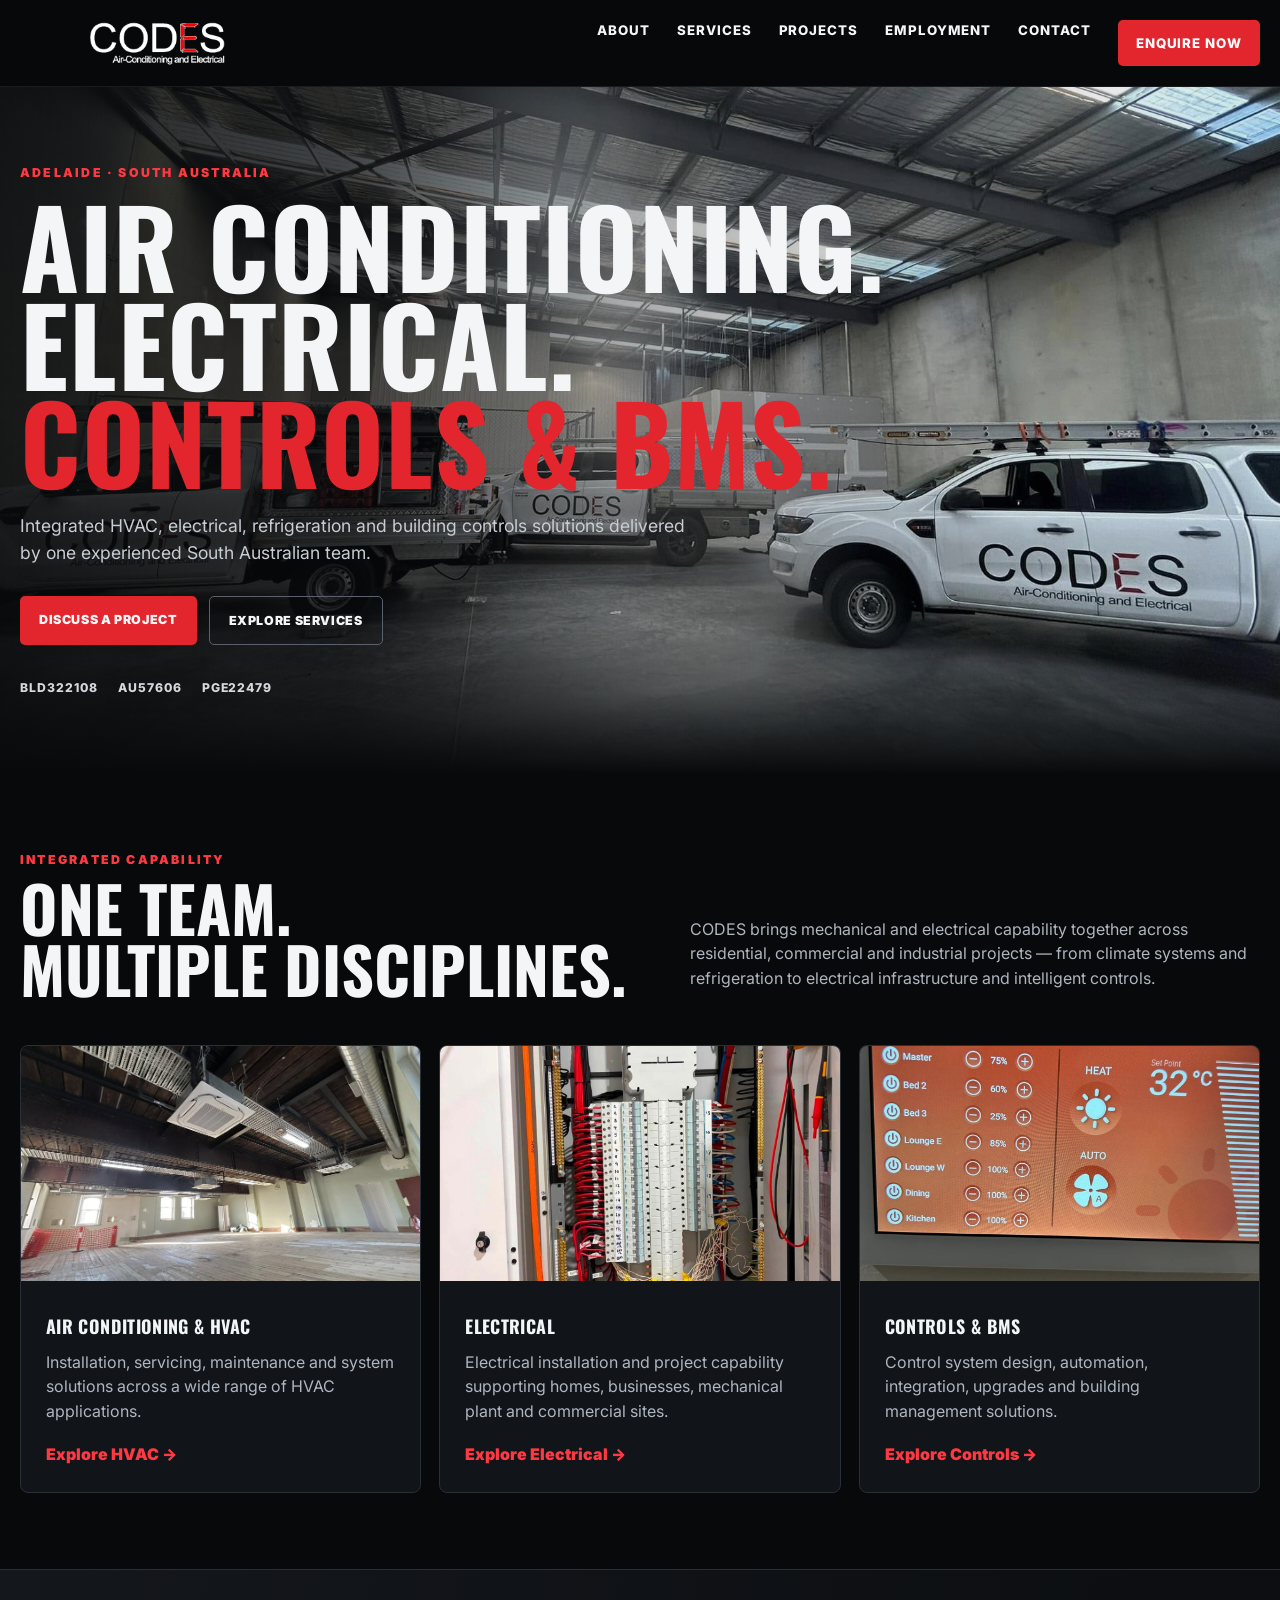
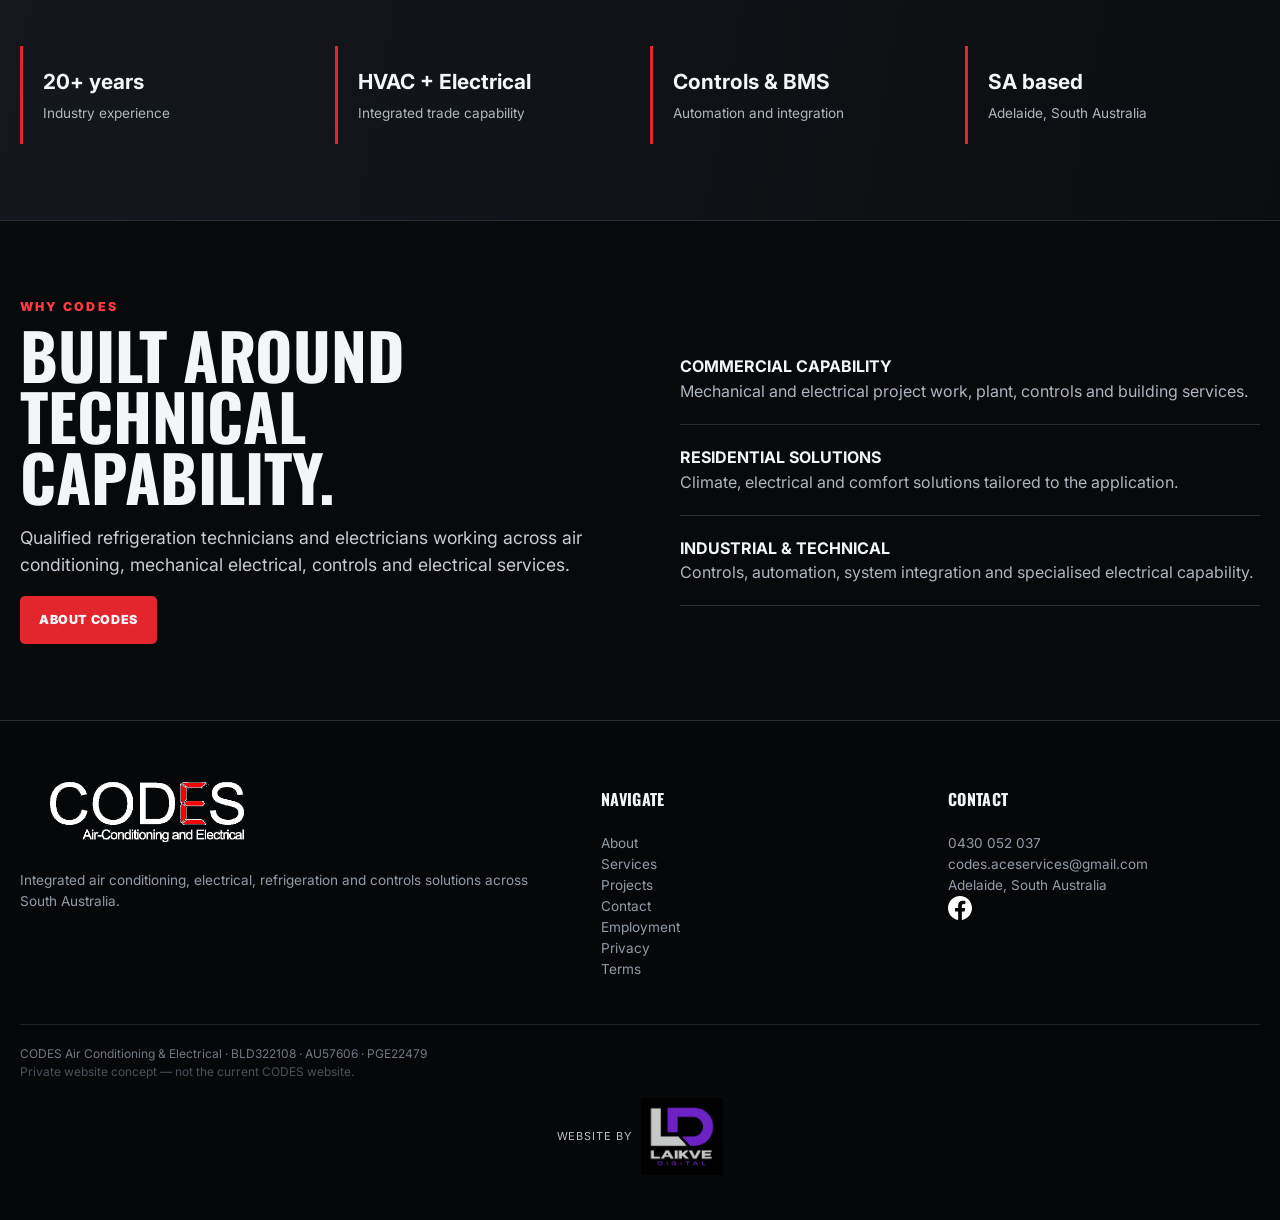
<file: index.html>
<!doctype html><html lang="en-AU"><head><meta charset="utf-8"><meta name="viewport" content="width=device-width,initial-scale=1">
<title>CODES Air Conditioning & Electrical | Concept</title><meta name="description" content="Private redesign concept for CODES Air Conditioning & Electrical."><meta name="robots" content="noindex,nofollow">
<link rel="preconnect" href="https://fonts.googleapis.com"><link rel="preconnect" href="https://fonts.gstatic.com" crossorigin><link href="https://fonts.googleapis.com/css2?family=Inter:wght@400;500;600;700;800&family=Oswald:wght@500;600;700&display=swap" rel="stylesheet"><link rel="stylesheet" href="assets/style.css"><link rel="icon" href="assets/favicon.ico" sizes="any"><link rel="icon" type="image/png" sizes="32x32" href="assets/favicon-32.png"></head><body><header><div class="container nav"><a class="brand" href="index.html"><img src="assets/codes-logo-dark.png" alt="CODES Air Conditioning & Electrical"></a>
<nav><a href="about.html">About</a><a href="services.html">Services</a><a href="projects.html">Projects</a><a href="employment.html">Employment</a><a href="contact.html">Contact</a><a class="cta" href="contact.html">Enquire Now</a></nav></div></header>
<main><section class="hero"><div class="container"><div class="kicker">Adelaide · South Australia</div><h1>Air Conditioning.<br>Electrical.<br><span>Controls &amp; BMS.</span></h1>
<p class="lead">Integrated HVAC, electrical, refrigeration and building controls solutions delivered by one experienced South Australian team.</p>
<div class="buttons"><a class="btn" href="contact.html">Discuss a Project</a><a class="btn alt" href="services.html">Explore Services</a></div>
<div class="licences"><span>BLD322108</span><span>AU57606</span><span>PGE22479</span></div></div></section>
<section><div class="container"><div class="section-head"><div><div class="kicker">Integrated capability</div><h2>One team.<br>Multiple disciplines.</h2></div><p>CODES brings mechanical and electrical capability together across residential, commercial and industrial projects — from climate systems and refrigeration to electrical infrastructure and intelligent controls.</p></div>
<div class="grid">
<div class="card"><img src="assets/codes-hvac-commercial.jpg" alt=""><div class="card-body"><h3>Air Conditioning & HVAC</h3><p>Installation, servicing, maintenance and system solutions across a wide range of HVAC applications.</p><a class="arrow" href="services.html">Explore HVAC →</a></div></div>
<div class="card"><img src="assets/codes-electrical-board.jpg" alt=""><div class="card-body"><h3>Electrical</h3><p>Electrical installation and project capability supporting homes, businesses, mechanical plant and commercial sites.</p><a class="arrow" href="services.html">Explore Electrical →</a></div></div>
<div class="card"><img src="assets/codes-controls.jpg" alt=""><div class="card-body"><h3>Controls & BMS</h3><p>Control system design, automation, integration, upgrades and building management solutions.</p><a class="arrow" href="services.html">Explore Controls →</a></div></div>
</div></div></section>
<section class="band"><div class="container stats"><div class="stat"><b>20+ years</b><span>Industry experience</span></div><div class="stat"><b>HVAC + Electrical</b><span>Integrated trade capability</span></div><div class="stat"><b>Controls & BMS</b><span>Automation and integration</span></div><div class="stat"><b>SA based</b><span>Adelaide, South Australia</span></div></div></section>
<section><div class="container split"><div><div class="kicker">Why CODES</div><h2 class="big">Built around technical capability.</h2><p class="lead">Qualified refrigeration technicians and electricians working across air conditioning, mechanical electrical, controls and electrical services.</p><a class="btn" href="about.html">About CODES</a></div>
<div><div class="feature"><b>Commercial capability</b><span>Mechanical and electrical project work, plant, controls and building services.</span></div><div class="feature"><b>Residential solutions</b><span>Climate, electrical and comfort solutions tailored to the application.</span></div><div class="feature"><b>Industrial & technical</b><span>Controls, automation, system integration and specialised electrical capability.</span></div></div></div></section></main><footer><div class="container"><div class="footer-grid"><div><img class="footer-logo" src="assets/codes-logo-dark.png" alt="CODES"><p>Integrated air conditioning, electrical, refrigeration and controls solutions across South Australia.</p></div>
<div><h4>Navigate</h4><p><a href="about.html">About</a><br><a href="services.html">Services</a><br><a href="projects.html">Projects</a><br><a href="contact.html">Contact</a><br><a href="employment.html">Employment</a><br><a href="privacy.html">Privacy</a><br><a href="terms.html">Terms</a></p></div>
<div><h4>Contact</h4><p><a href="tel:0430052037">0430 052 037</a><br><a href="mailto:codes.aceservices@gmail.com">codes.aceservices@gmail.com</a><br>Adelaide, South Australia<br><a class="facebook-link" href="https://www.facebook.com/profile.php?id=100089421987828" target="_blank" rel="noopener" aria-label="CODES on Facebook"><svg class="facebook-icon" viewBox="0 0 24 24" aria-hidden="true"><path fill="currentColor" d="M24 12.073C24 5.405 18.627 0 12 0S0 5.405 0 12.073C0 18.1 4.388 23.094 10.125 24v-8.438H7.078v-3.489h3.047V9.413c0-3.025 1.792-4.697 4.533-4.697 1.313 0 2.686.236 2.686.236v2.973h-1.513c-1.49 0-1.956.931-1.956 1.887v2.261h3.328l-.532 3.489h-2.796V24C19.612 23.094 24 18.1 24 12.073Z"/></svg><span class="sr-only">Facebook</span></a></p></div></div>
<div class="copy">CODES Air Conditioning & Electrical · BLD322108 · AU57606 · PGE22479<br><span style="opacity:.65">Private website concept — not the current CODES website.</span></div></div><div class="site-credit"><span>Website by</span><a href="https://laikvedigital.com.au/" target="_blank" rel="noopener" aria-label="Laikve Digital"><img src="assets/laikve-digital-logo.png" alt="Laikve Digital"></a></div></footer></body></html>
</file>
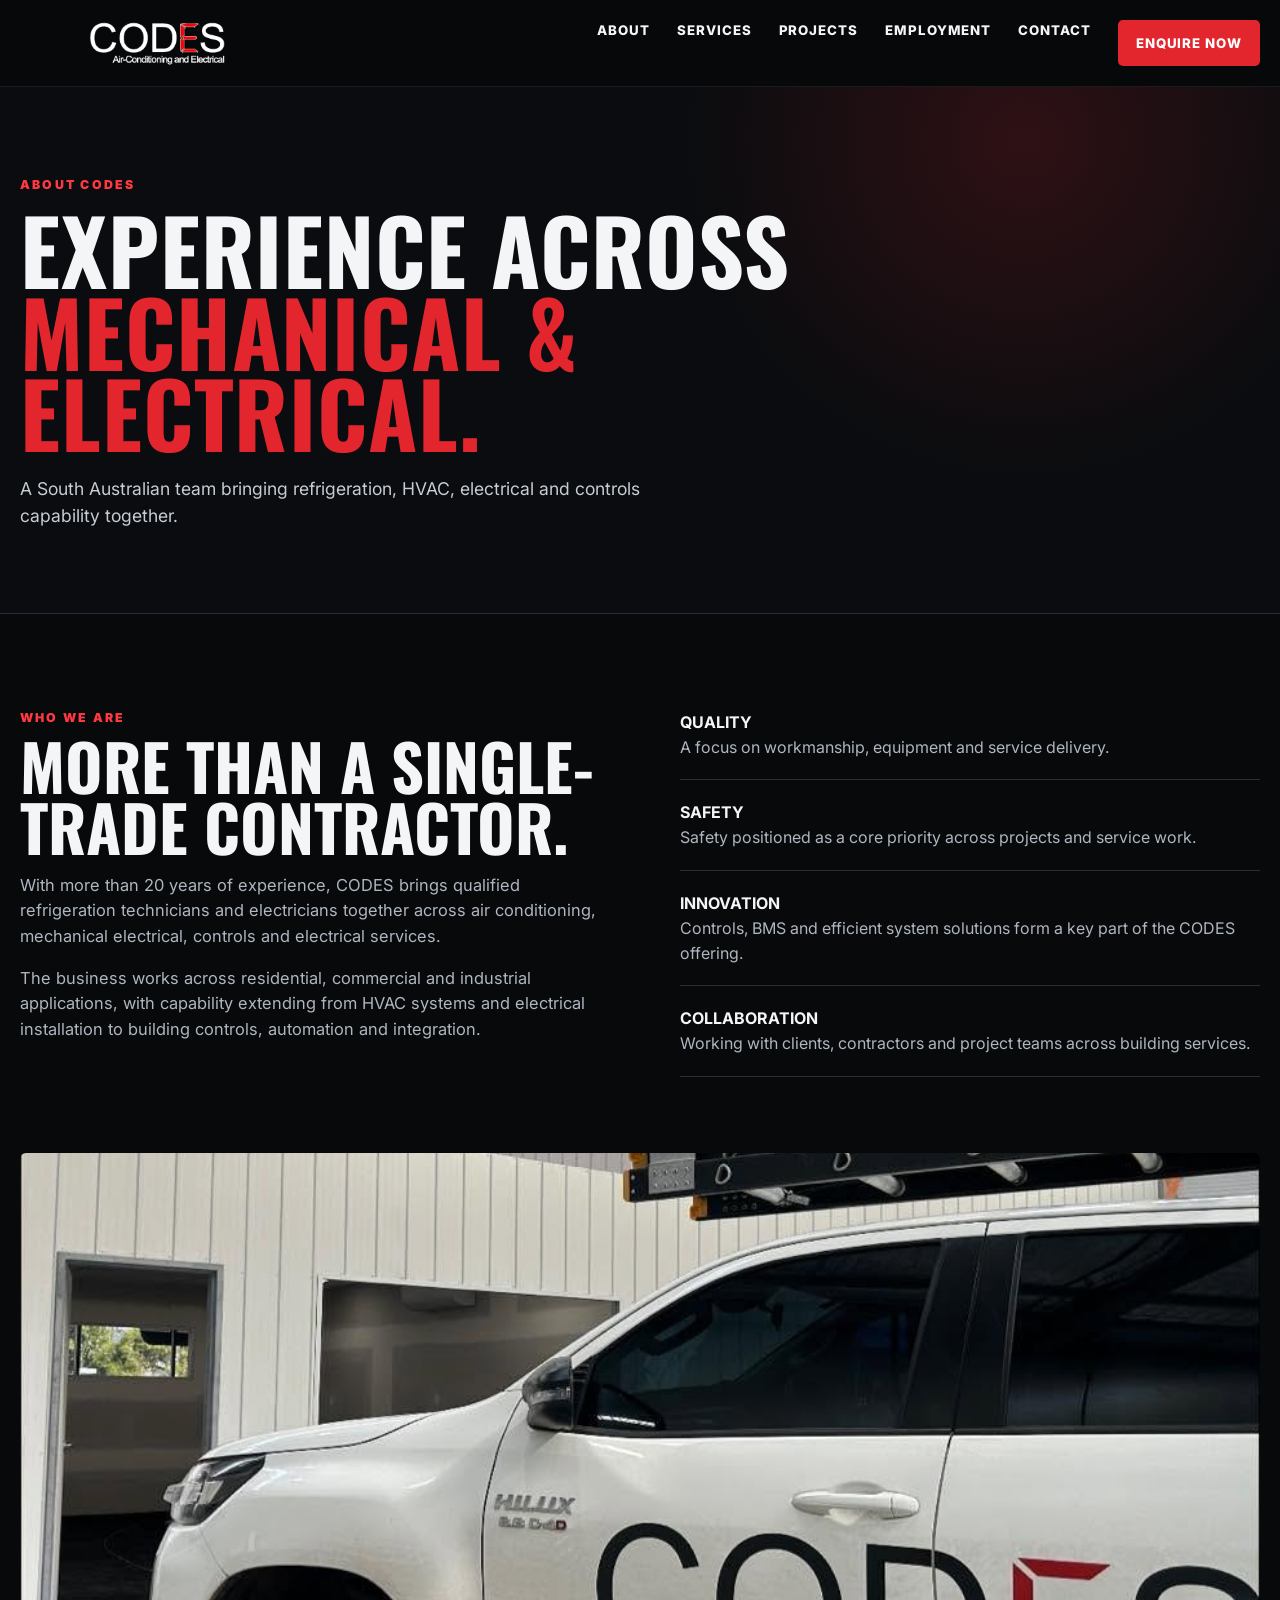
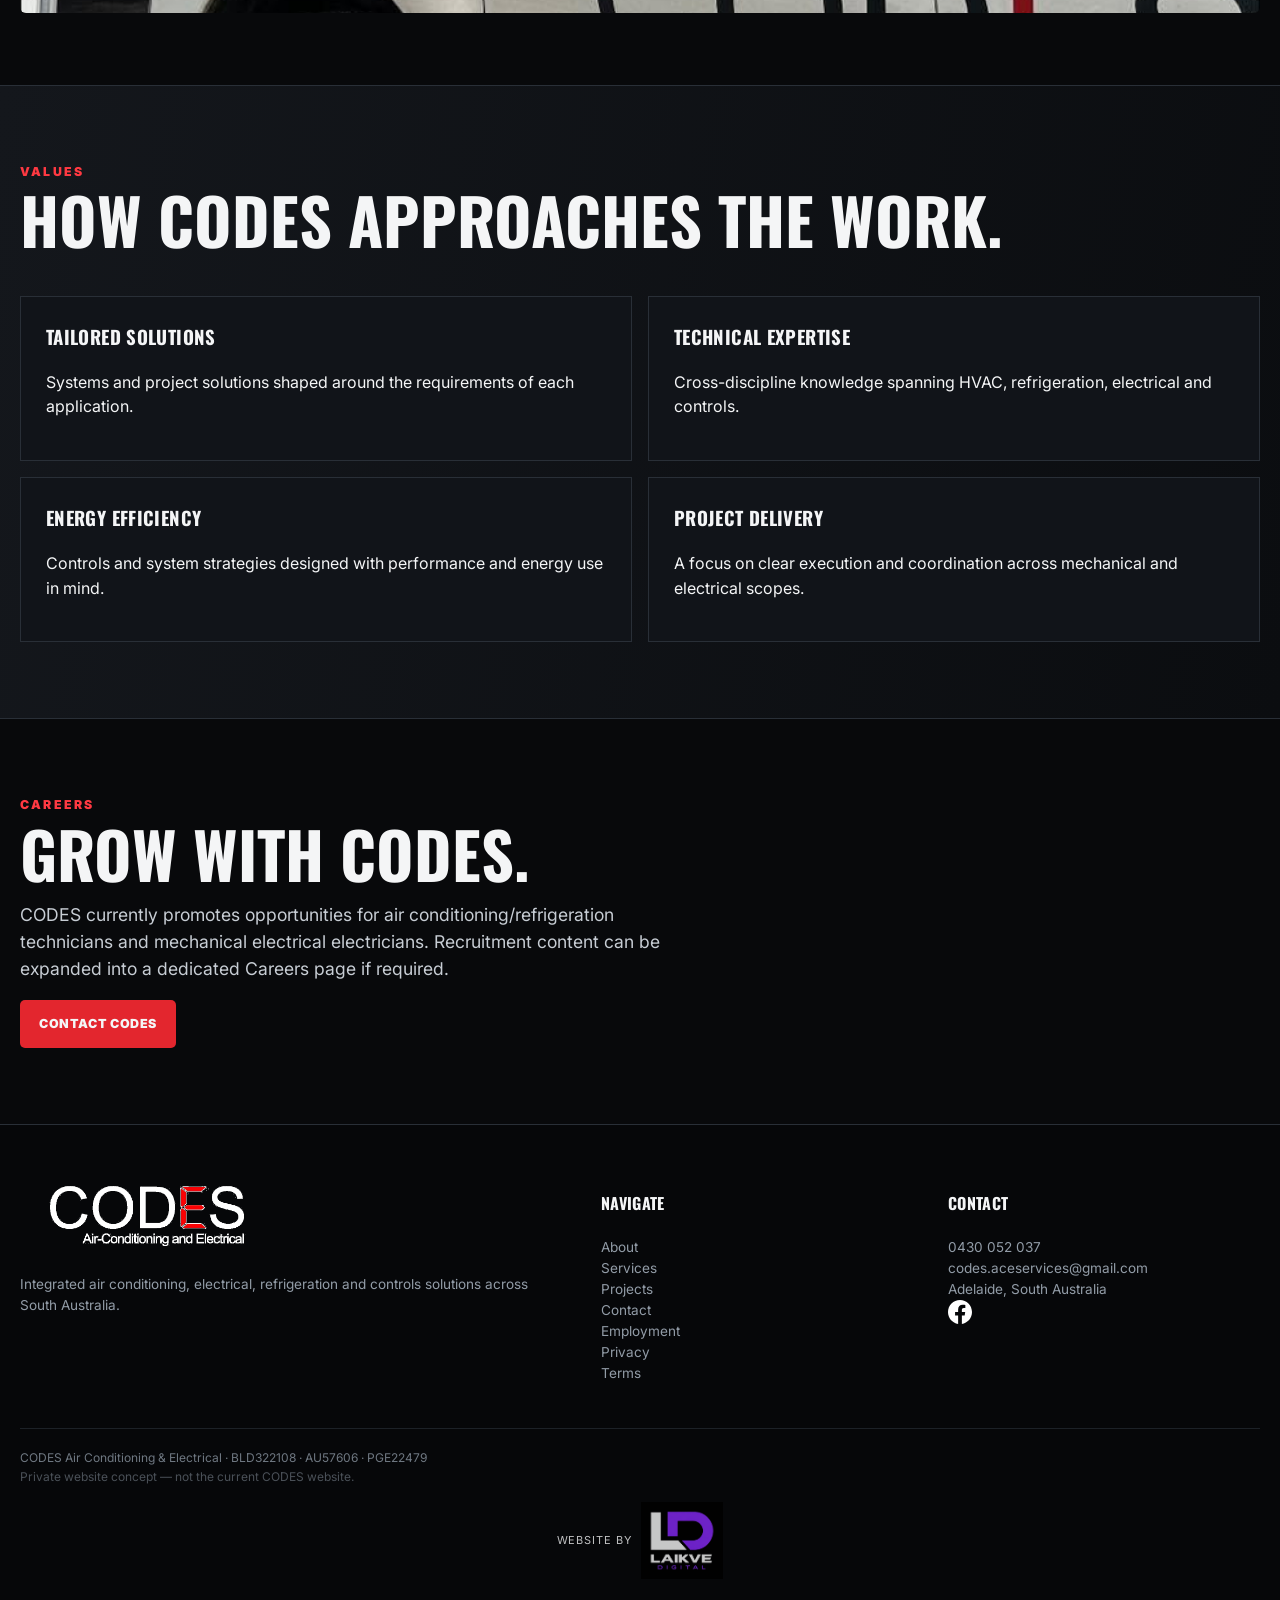
<file: about.html>
<!doctype html><html lang="en-AU"><head><meta charset="utf-8"><meta name="viewport" content="width=device-width,initial-scale=1">
<title>About | CODES Concept</title><meta name="description" content="About CODES Air Conditioning & Electrical."><meta name="robots" content="noindex,nofollow">
<link rel="preconnect" href="https://fonts.googleapis.com"><link rel="preconnect" href="https://fonts.gstatic.com" crossorigin><link href="https://fonts.googleapis.com/css2?family=Inter:wght@400;500;600;700;800&family=Oswald:wght@500;600;700&display=swap" rel="stylesheet"><link rel="stylesheet" href="assets/style.css"><link rel="icon" href="assets/favicon.ico" sizes="any"><link rel="icon" type="image/png" sizes="32x32" href="assets/favicon-32.png"></head><body><header><div class="container nav"><a class="brand" href="index.html"><img src="assets/codes-logo-dark.png" alt="CODES Air Conditioning & Electrical"></a>
<nav><a href="about.html">About</a><a href="services.html">Services</a><a href="projects.html">Projects</a><a href="employment.html">Employment</a><a href="contact.html">Contact</a><a class="cta" href="contact.html">Enquire Now</a></nav></div></header>
<main><section class="pagehero"><div class="container"><div class="kicker">About CODES</div><h1>Experience across<br><span>mechanical & electrical.</span></h1><p class="lead">A South Australian team bringing refrigeration, HVAC, electrical and controls capability together.</p></div></section>
<section><div class="container split"><div class="prose"><div class="kicker">Who we are</div><h2 class="big">More than a single-trade contractor.</h2><p>With more than 20 years of experience, CODES brings qualified refrigeration technicians and electricians together across air conditioning, mechanical electrical, controls and electrical services.</p><p>The business works across residential, commercial and industrial applications, with capability extending from HVAC systems and electrical installation to building controls, automation and integration.</p></div>
<div><div class="feature"><b>Quality</b><span>A focus on workmanship, equipment and service delivery.</span></div><div class="feature"><b>Safety</b><span>Safety positioned as a core priority across projects and service work.</span></div><div class="feature"><b>Innovation</b><span>Controls, BMS and efficient system solutions form a key part of the CODES offering.</span></div><div class="feature"><b>Collaboration</b><span>Working with clients, contractors and project teams across building services.</span></div></div></div></section>
<section class="about-photo-strip"><div class="container"><img src="assets/codes-about-vehicle.jpg" alt="CODES Air Conditioning and Electrical vehicle"></div></section><section class="band"><div class="container"><div class="section-head"><div><div class="kicker">Values</div><h2>How CODES approaches the work.</h2></div></div><div class="values"><div class="value"><h3>Tailored solutions</h3><p>Systems and project solutions shaped around the requirements of each application.</p></div><div class="value"><h3>Technical expertise</h3><p>Cross-discipline knowledge spanning HVAC, refrigeration, electrical and controls.</p></div><div class="value"><h3>Energy efficiency</h3><p>Controls and system strategies designed with performance and energy use in mind.</p></div><div class="value"><h3>Project delivery</h3><p>A focus on clear execution and coordination across mechanical and electrical scopes.</p></div></div></div></section>
<section><div class="container"><div class="kicker">Careers</div><h2 class="big">Grow with CODES.</h2><p class="lead">CODES currently promotes opportunities for air conditioning/refrigeration technicians and mechanical electrical electricians. Recruitment content can be expanded into a dedicated Careers page if required.</p><a class="btn" href="contact.html">Contact CODES</a></div></section></main><footer><div class="container"><div class="footer-grid"><div><img class="footer-logo" src="assets/codes-logo-dark.png" alt="CODES"><p>Integrated air conditioning, electrical, refrigeration and controls solutions across South Australia.</p></div>
<div><h4>Navigate</h4><p><a href="about.html">About</a><br><a href="services.html">Services</a><br><a href="projects.html">Projects</a><br><a href="contact.html">Contact</a><br><a href="employment.html">Employment</a><br><a href="privacy.html">Privacy</a><br><a href="terms.html">Terms</a></p></div>
<div><h4>Contact</h4><p><a href="tel:0430052037">0430 052 037</a><br><a href="mailto:codes.aceservices@gmail.com">codes.aceservices@gmail.com</a><br>Adelaide, South Australia<br><a class="facebook-link" href="https://www.facebook.com/profile.php?id=100089421987828" target="_blank" rel="noopener" aria-label="CODES on Facebook"><svg class="facebook-icon" viewBox="0 0 24 24" aria-hidden="true"><path fill="currentColor" d="M24 12.073C24 5.405 18.627 0 12 0S0 5.405 0 12.073C0 18.1 4.388 23.094 10.125 24v-8.438H7.078v-3.489h3.047V9.413c0-3.025 1.792-4.697 4.533-4.697 1.313 0 2.686.236 2.686.236v2.973h-1.513c-1.49 0-1.956.931-1.956 1.887v2.261h3.328l-.532 3.489h-2.796V24C19.612 23.094 24 18.1 24 12.073Z"/></svg><span class="sr-only">Facebook</span></a></p></div></div>
<div class="copy">CODES Air Conditioning & Electrical · BLD322108 · AU57606 · PGE22479<br><span style="opacity:.65">Private website concept — not the current CODES website.</span></div></div><div class="site-credit"><span>Website by</span><a href="https://laikvedigital.com.au/" target="_blank" rel="noopener" aria-label="Laikve Digital"><img src="assets/laikve-digital-logo.png" alt="Laikve Digital"></a></div></footer></body></html>
</file>
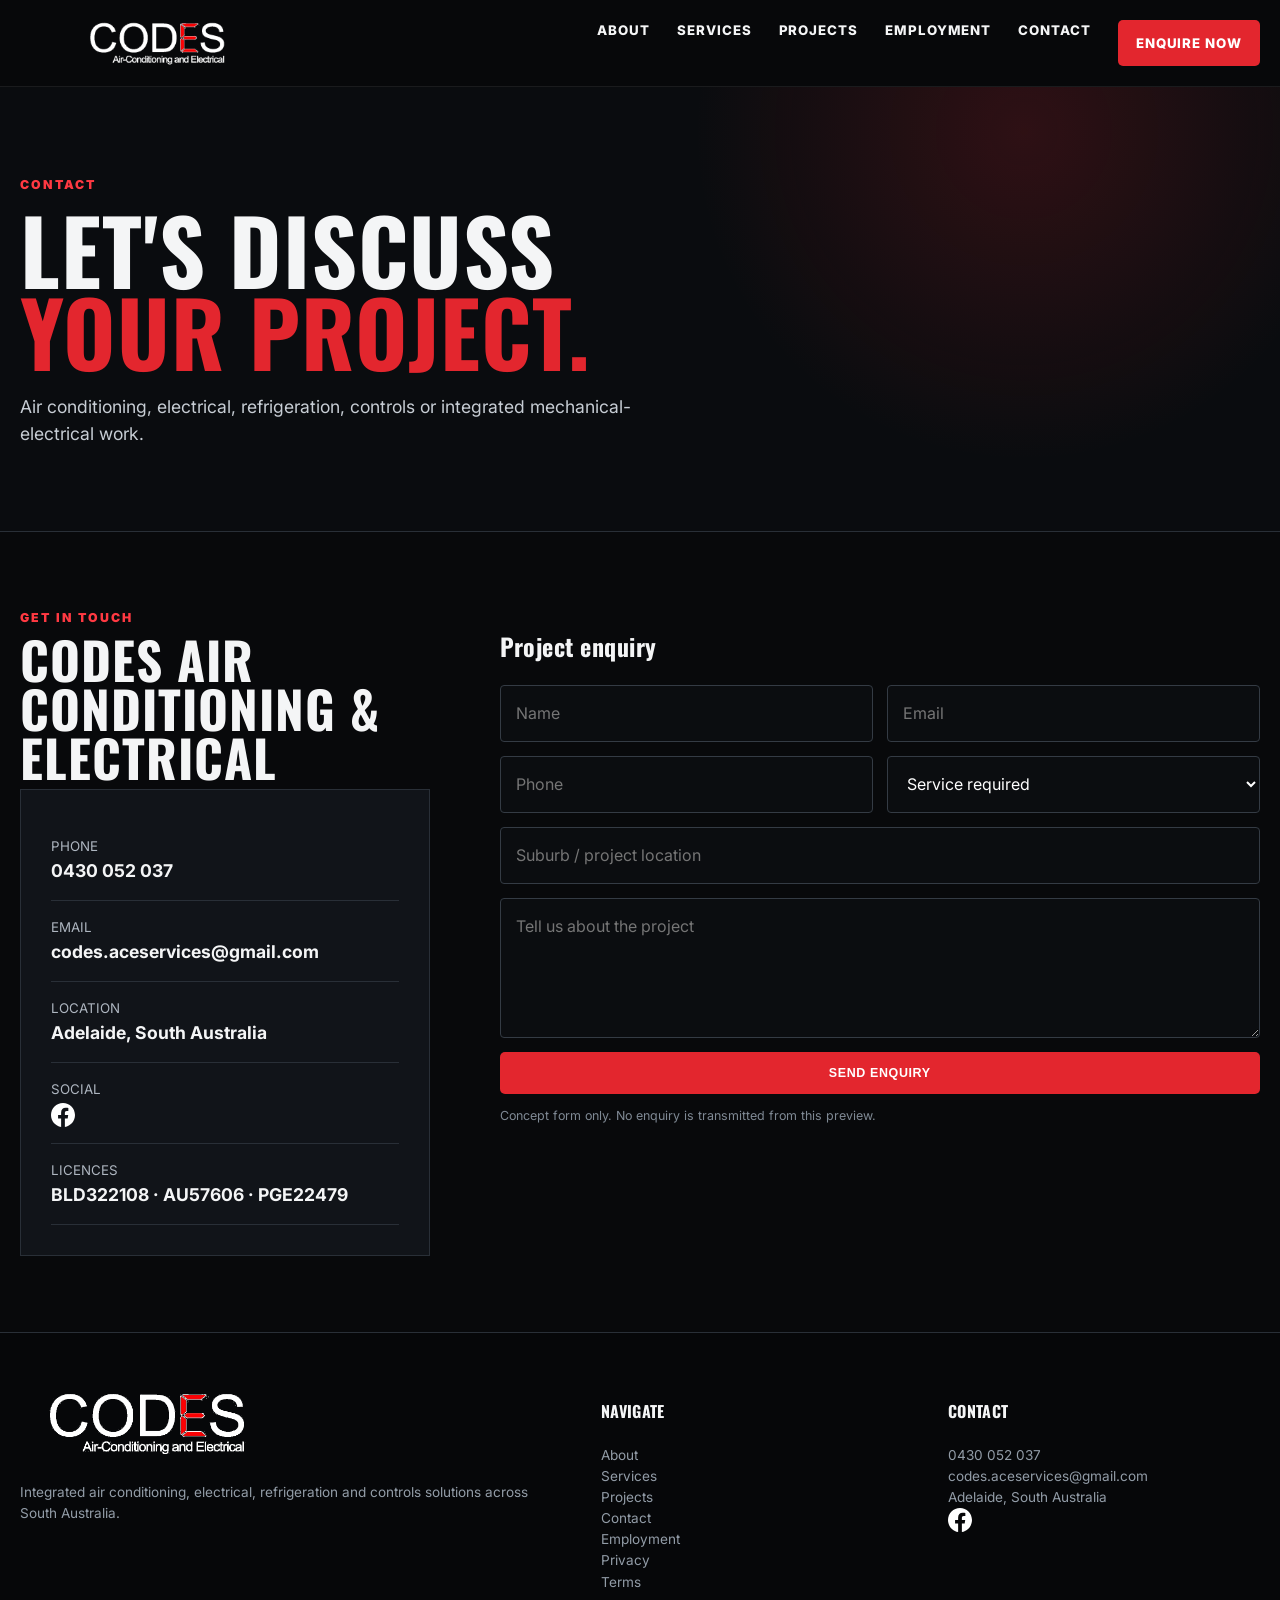
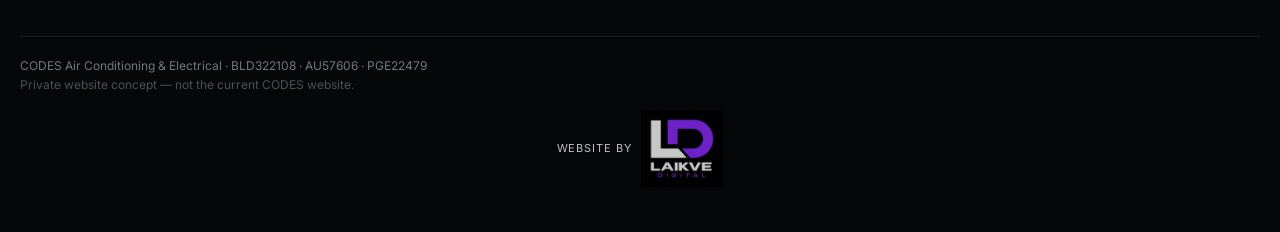
<file: contact.html>
<!doctype html><html lang="en-AU"><head><meta charset="utf-8"><meta name="viewport" content="width=device-width,initial-scale=1">
<title>Contact | CODES Concept</title><meta name="description" content="Contact CODES Air Conditioning & Electrical."><meta name="robots" content="noindex,nofollow">
<link rel="preconnect" href="https://fonts.googleapis.com"><link rel="preconnect" href="https://fonts.gstatic.com" crossorigin><link href="https://fonts.googleapis.com/css2?family=Inter:wght@400;500;600;700;800&family=Oswald:wght@500;600;700&display=swap" rel="stylesheet"><link rel="stylesheet" href="assets/style.css"><link rel="icon" href="assets/favicon.ico" sizes="any"><link rel="icon" type="image/png" sizes="32x32" href="assets/favicon-32.png"></head><body><header><div class="container nav"><a class="brand" href="index.html"><img src="assets/codes-logo-dark.png" alt="CODES Air Conditioning & Electrical"></a>
<nav><a href="about.html">About</a><a href="services.html">Services</a><a href="projects.html">Projects</a><a href="employment.html">Employment</a><a href="contact.html">Contact</a><a class="cta" href="contact.html">Enquire Now</a></nav></div></header>
<main><section class="pagehero"><div class="container"><div class="kicker">Contact</div><h1>Let's discuss<br><span>your project.</span></h1><p class="lead">Air conditioning, electrical, refrigeration, controls or integrated mechanical-electrical work.</p></div></section>
<section><div class="container contact-grid"><div><div class="kicker">Get in touch</div><h2 class="big">CODES Air Conditioning & Electrical</h2><div class="contact-box"><div class="contact-line"><small>Phone</small><b><a href="tel:0430052037">0430 052 037</a></b></div><div class="contact-line"><small>Email</small><b><a href="mailto:codes.aceservices@gmail.com">codes.aceservices@gmail.com</a></b></div><div class="contact-line"><small>Location</small><b>Adelaide, South Australia</b></div><div class="contact-line"><small>Social</small><b><a class="facebook-link" href="https://www.facebook.com/profile.php?id=100089421987828" target="_blank" rel="noopener" aria-label="CODES on Facebook"><svg class="facebook-icon" viewBox="0 0 24 24" aria-hidden="true"><path fill="currentColor" d="M24 12.073C24 5.405 18.627 0 12 0S0 5.405 0 12.073C0 18.1 4.388 23.094 10.125 24v-8.438H7.078v-3.489h3.047V9.413c0-3.025 1.792-4.697 4.533-4.697 1.313 0 2.686.236 2.686.236v2.973h-1.513c-1.49 0-1.956.931-1.956 1.887v2.261h3.328l-.532 3.489h-2.796V24C19.612 23.094 24 18.1 24 12.073Z"/></svg><span class="sr-only">Facebook</span></a></b></div><div class="contact-line"><small>Licences</small><b>BLD322108 · AU57606 · PGE22479</b></div></div></div>
<div><h2>Project enquiry</h2><form class="form" onsubmit="event.preventDefault();alert('Concept form only — live enquiry delivery will be configured after client approval.');"><input required placeholder="Name"><input required type="email" placeholder="Email"><input placeholder="Phone"><select><option>Service required</option><option>Air Conditioning / HVAC</option><option>Electrical</option><option>Controls / BMS</option><option>Refrigeration</option><option>Mechanical + Electrical</option></select><input class="full" placeholder="Suburb / project location"><textarea placeholder="Tell us about the project"></textarea><button class="btn full" type="submit">Send Enquiry</button></form><p class="concept-note">Concept form only. No enquiry is transmitted from this preview.</p></div></div></section></main><footer><div class="container"><div class="footer-grid"><div><img class="footer-logo" src="assets/codes-logo-dark.png" alt="CODES"><p>Integrated air conditioning, electrical, refrigeration and controls solutions across South Australia.</p></div>
<div><h4>Navigate</h4><p><a href="about.html">About</a><br><a href="services.html">Services</a><br><a href="projects.html">Projects</a><br><a href="contact.html">Contact</a><br><a href="employment.html">Employment</a><br><a href="privacy.html">Privacy</a><br><a href="terms.html">Terms</a></p></div>
<div><h4>Contact</h4><p><a href="tel:0430052037">0430 052 037</a><br><a href="mailto:codes.aceservices@gmail.com">codes.aceservices@gmail.com</a><br>Adelaide, South Australia<br><a class="facebook-link" href="https://www.facebook.com/profile.php?id=100089421987828" target="_blank" rel="noopener" aria-label="CODES on Facebook"><svg class="facebook-icon" viewBox="0 0 24 24" aria-hidden="true"><path fill="currentColor" d="M24 12.073C24 5.405 18.627 0 12 0S0 5.405 0 12.073C0 18.1 4.388 23.094 10.125 24v-8.438H7.078v-3.489h3.047V9.413c0-3.025 1.792-4.697 4.533-4.697 1.313 0 2.686.236 2.686.236v2.973h-1.513c-1.49 0-1.956.931-1.956 1.887v2.261h3.328l-.532 3.489h-2.796V24C19.612 23.094 24 18.1 24 12.073Z"/></svg><span class="sr-only">Facebook</span></a></p></div></div>
<div class="copy">CODES Air Conditioning & Electrical · BLD322108 · AU57606 · PGE22479<br><span style="opacity:.65">Private website concept — not the current CODES website.</span></div></div><div class="site-credit"><span>Website by</span><a href="https://laikvedigital.com.au/" target="_blank" rel="noopener" aria-label="Laikve Digital"><img src="assets/laikve-digital-logo.png" alt="Laikve Digital"></a></div></footer></body></html>
</file>
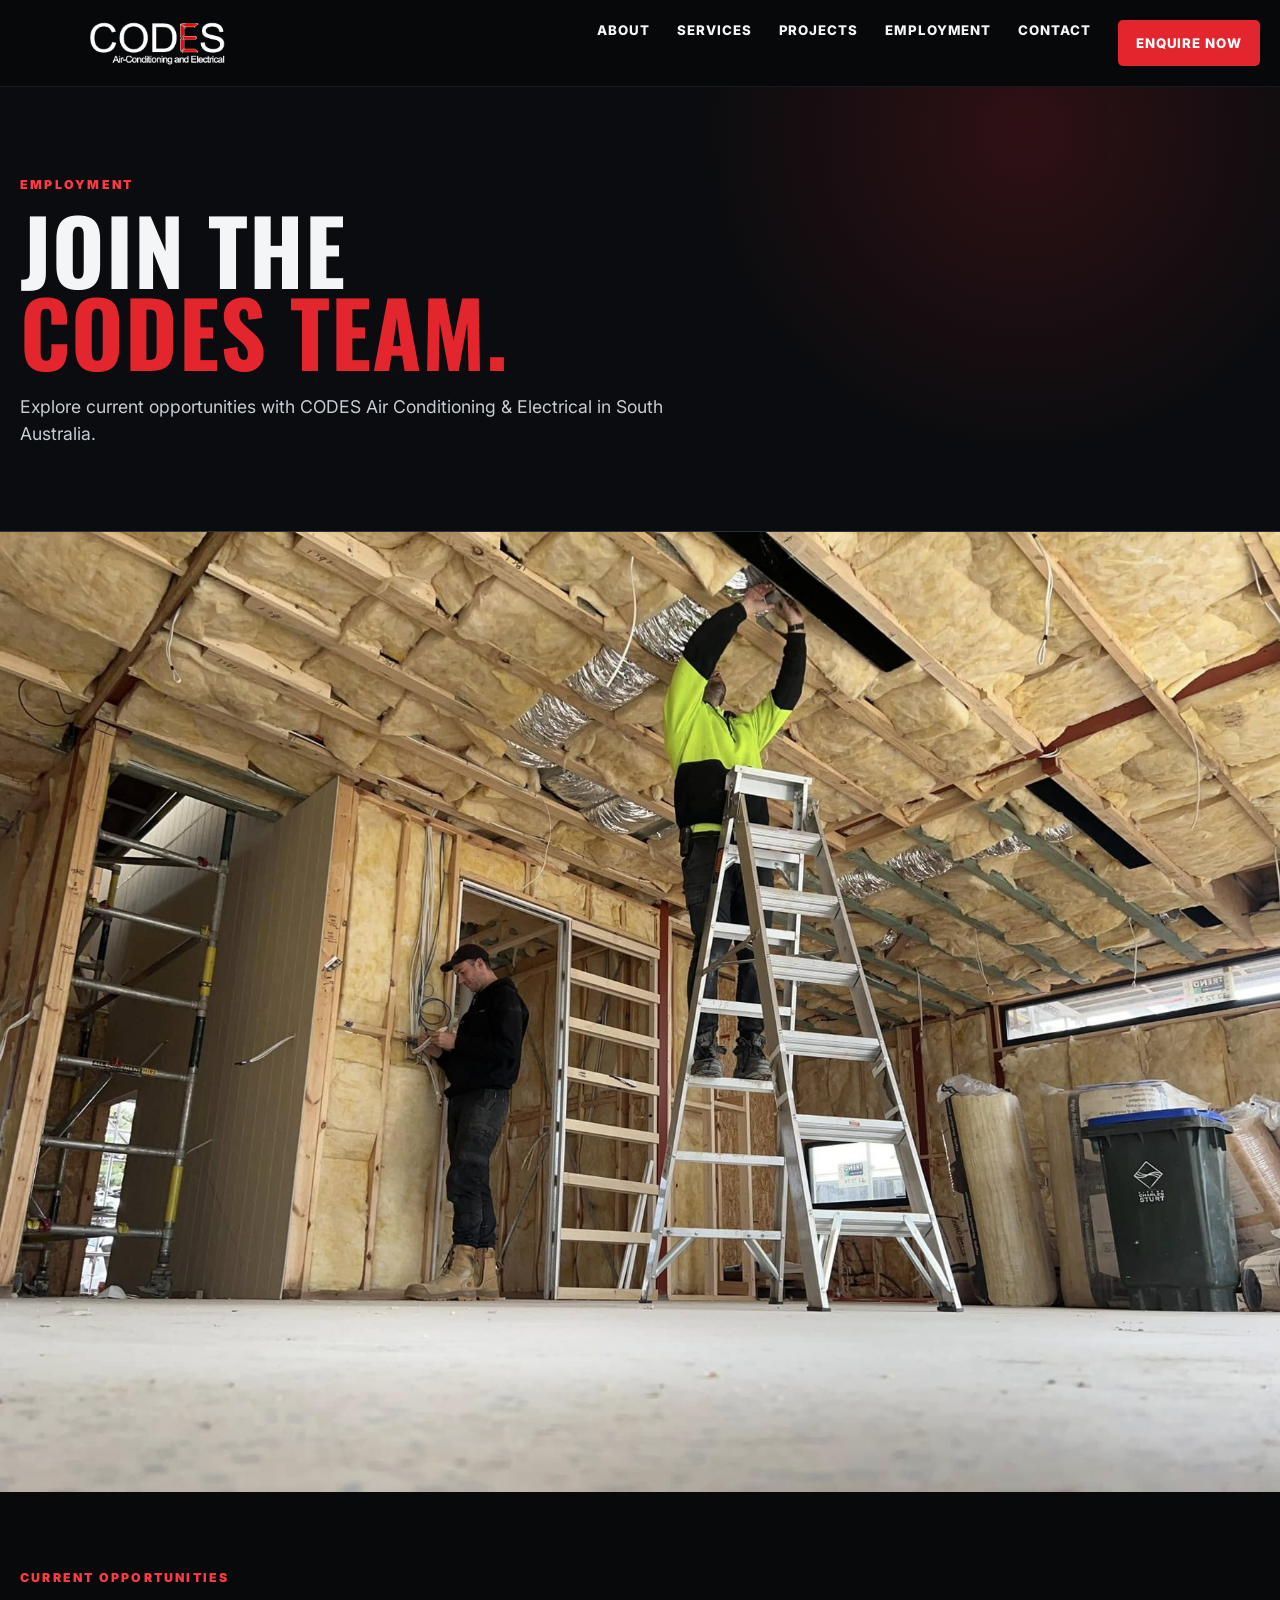
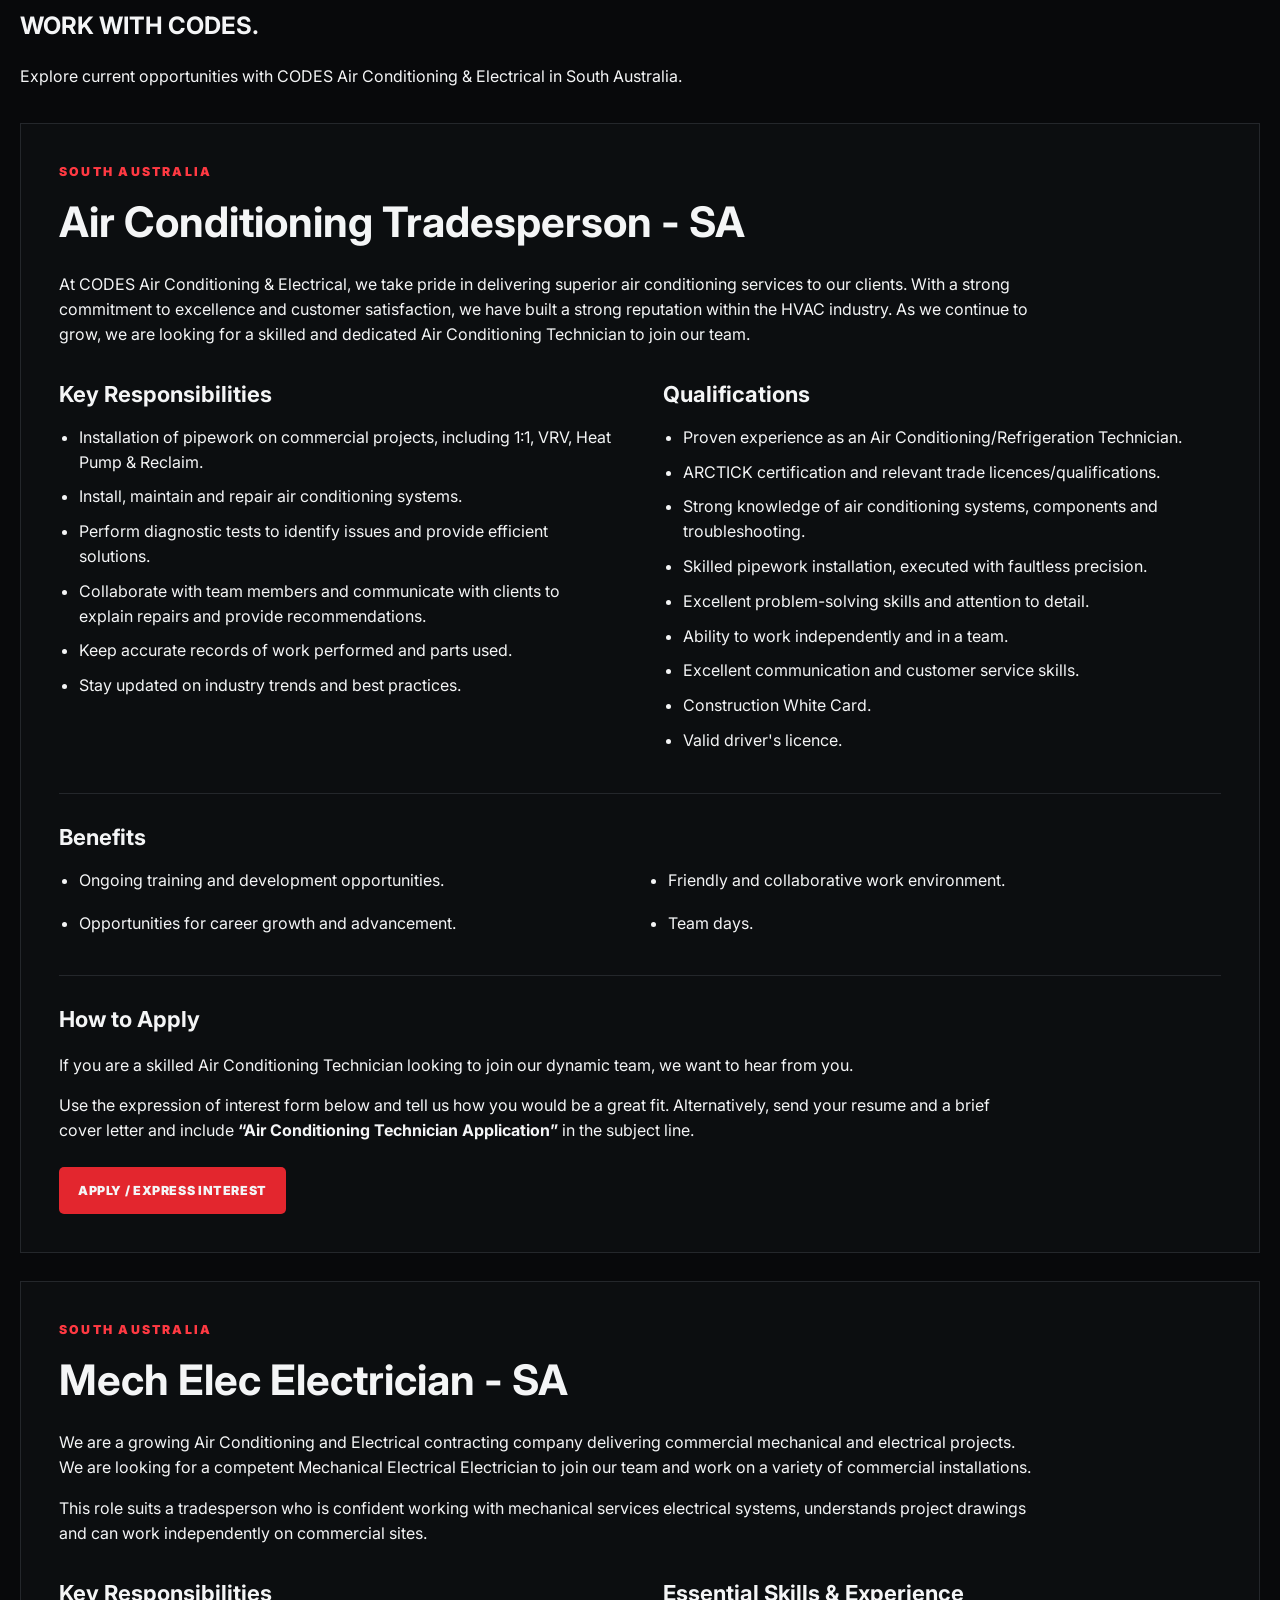
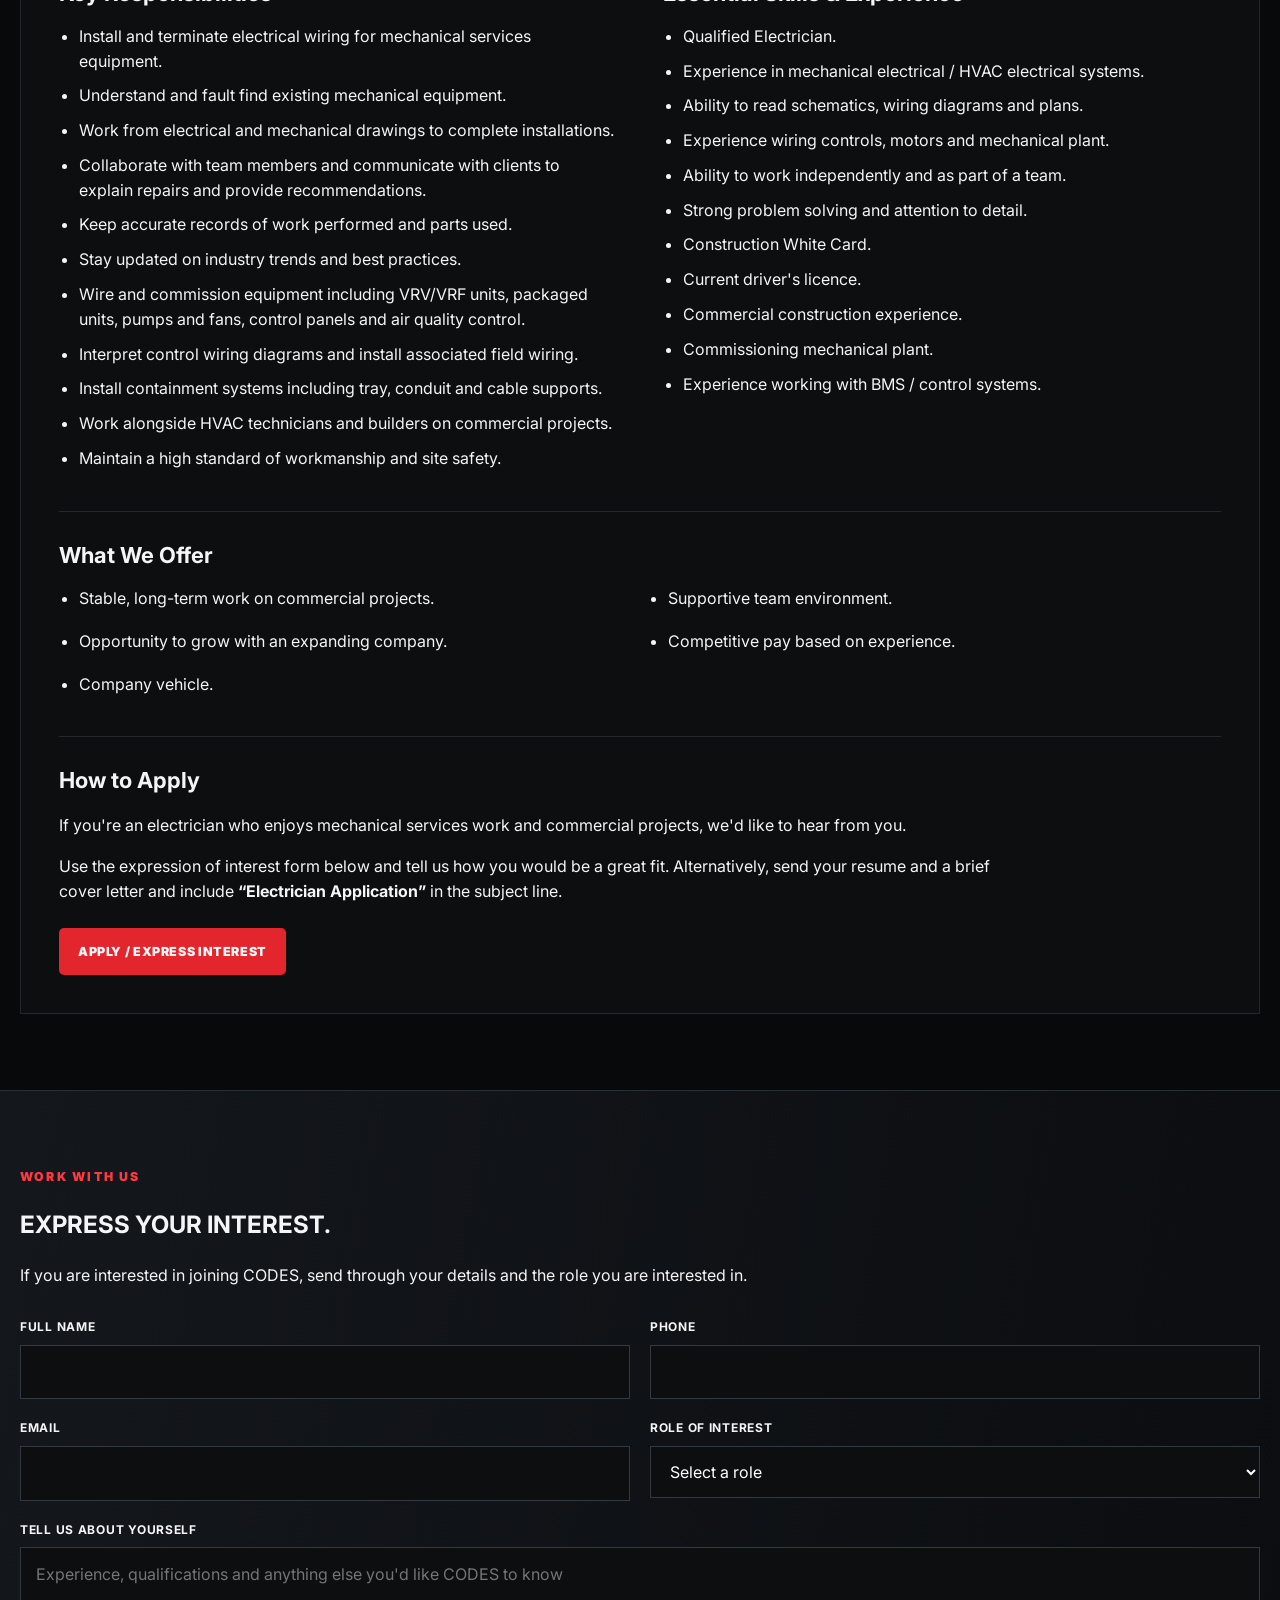
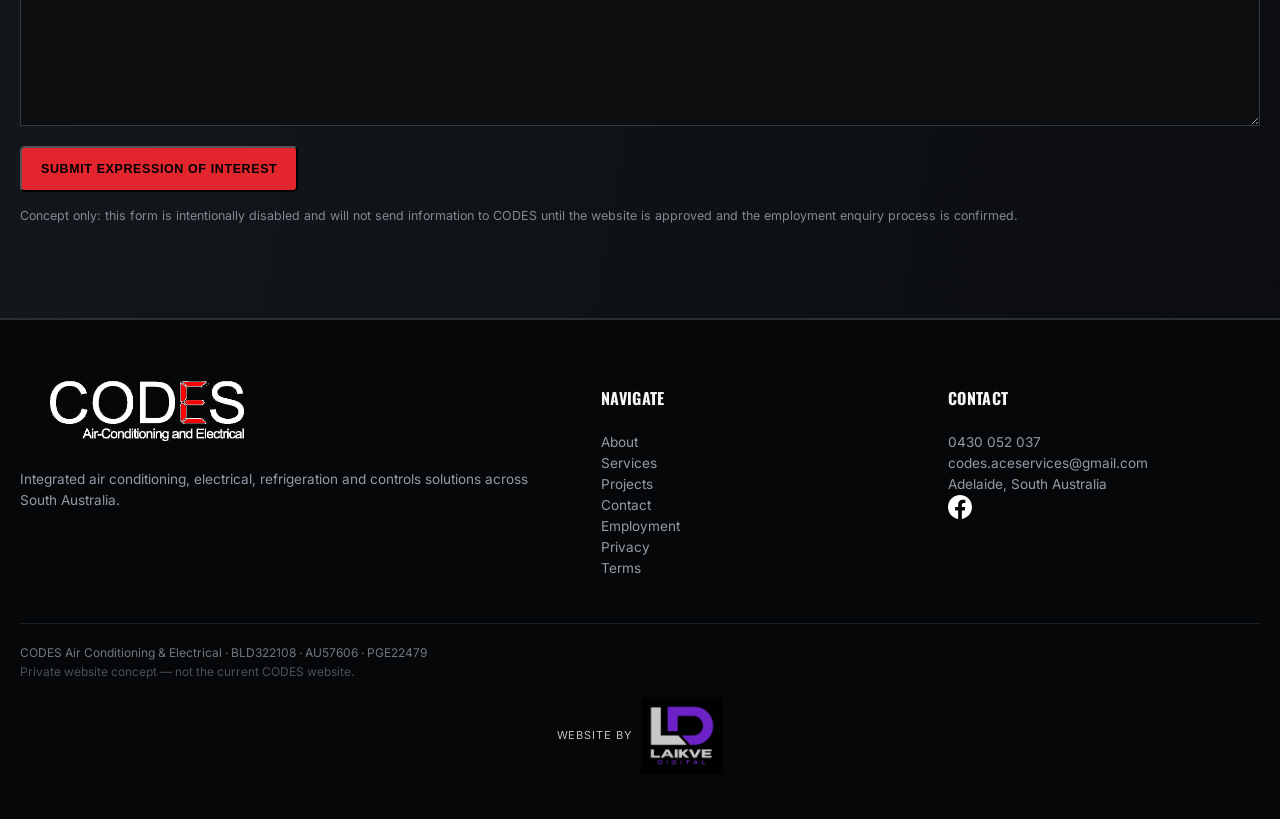
<file: employment.html>
<html lang="en-AU"><head><meta charset="utf-8"><meta name="viewport" content="width=device-width,initial-scale=1">
<title>Employment | CODES Air Conditioning & Electrical</title><meta name="description" content="About CODES Air Conditioning & Electrical."><meta name="robots" content="noindex,nofollow">
<link rel="preconnect" href="https://fonts.googleapis.com"><link rel="preconnect" href="https://fonts.gstatic.com" crossorigin><link href="https://fonts.googleapis.com/css2?family=Inter:wght@400;500;600;700;800&family=Oswald:wght@500;600;700&display=swap" rel="stylesheet"><link rel="stylesheet" href="assets/style.css"><link rel="icon" href="assets/favicon.ico" sizes="any"><link rel="icon" type="image/png" sizes="32x32" href="assets/favicon-32.png"></head><body><header><div class="container nav"><a class="brand" href="index.html"><img src="assets/codes-logo-dark.png" alt="CODES Air Conditioning & Electrical"></a>
<nav><a href="about.html">About</a><a href="services.html">Services</a><a href="projects.html">Projects</a><a href="employment.html">Employment</a><a href="contact.html">Contact</a><a class="cta" href="contact.html">Enquire Now</a></nav></div></header>
<main>
<section class="pagehero"><div class="container">
<div class="kicker">Employment</div>
<h1>JOIN THE<br><span>CODES TEAM.</span></h1>
<p class="lead">Explore current opportunities with CODES Air Conditioning &amp; Electrical in South Australia.</p>
</div></section>

<section class="employment-photo-section"><div class="container">
<img class="employment-photo" src="assets/codes-employment-team.jpg" alt="CODES team working on site">
</div></section>

<section><div class="container">
<div class="section-heading">
<div><div class="kicker">Current opportunities</div><h2>WORK WITH CODES.</h2></div>
<p>Explore current opportunities with CODES Air Conditioning &amp; Electrical in South Australia.</p>
</div>

<article class="job-detail">
<div class="kicker">South Australia</div>
<h2>Air Conditioning Tradesperson - SA</h2>
<p>At CODES Air Conditioning &amp; Electrical, we take pride in delivering superior air conditioning services to our clients. With a strong commitment to excellence and customer satisfaction, we have built a strong reputation within the HVAC industry. As we continue to grow, we are looking for a skilled and dedicated Air Conditioning Technician to join our team.</p>

<div class="job-columns">
<div>
<h3>Key Responsibilities</h3>
<ul>
<li>Installation of pipework on commercial projects, including 1:1, VRV, Heat Pump &amp; Reclaim.</li>
<li>Install, maintain and repair air conditioning systems.</li>
<li>Perform diagnostic tests to identify issues and provide efficient solutions.</li>
<li>Collaborate with team members and communicate with clients to explain repairs and provide recommendations.</li>
<li>Keep accurate records of work performed and parts used.</li>
<li>Stay updated on industry trends and best practices.</li>
</ul>
</div>
<div>
<h3>Qualifications</h3>
<ul>
<li>Proven experience as an Air Conditioning/Refrigeration Technician.</li>
<li>ARCTICK certification and relevant trade licences/qualifications.</li>
<li>Strong knowledge of air conditioning systems, components and troubleshooting.</li>
<li>Skilled pipework installation, executed with faultless precision.</li>
<li>Excellent problem-solving skills and attention to detail.</li>
<li>Ability to work independently and in a team.</li>
<li>Excellent communication and customer service skills.</li>
<li>Construction White Card.</li>
<li>Valid driver's licence.</li>
</ul>
</div>
</div>

<div class="job-offer">
<h3>Benefits</h3>
<ul>
<li>Ongoing training and development opportunities.</li>
<li>Friendly and collaborative work environment.</li>
<li>Opportunities for career growth and advancement.</li>
<li>Team days.</li>
</ul>
</div>

<div class="job-apply">
<h3>How to Apply</h3>
<p>If you are a skilled Air Conditioning Technician looking to join our dynamic team, we want to hear from you.</p>
<p>Use the expression of interest form below and tell us how you would be a great fit. Alternatively, send your resume and a brief cover letter and include <strong>“Air Conditioning Technician Application”</strong> in the subject line.</p>
<a class="btn" href="#apply">Apply / Express Interest</a>
</div>
</article>

<article class="job-detail">
<div class="kicker">South Australia</div>
<h2>Mech Elec Electrician - SA</h2>
<p>We are a growing Air Conditioning and Electrical contracting company delivering commercial mechanical and electrical projects. We are looking for a competent Mechanical Electrical Electrician to join our team and work on a variety of commercial installations.</p>
<p>This role suits a tradesperson who is confident working with mechanical services electrical systems, understands project drawings and can work independently on commercial sites.</p>

<div class="job-columns">
<div>
<h3>Key Responsibilities</h3>
<ul>
<li>Install and terminate electrical wiring for mechanical services equipment.</li>
<li>Understand and fault find existing mechanical equipment.</li>
<li>Work from electrical and mechanical drawings to complete installations.</li>
<li>Collaborate with team members and communicate with clients to explain repairs and provide recommendations.</li>
<li>Keep accurate records of work performed and parts used.</li>
<li>Stay updated on industry trends and best practices.</li>
<li>Wire and commission equipment including VRV/VRF units, packaged units, pumps and fans, control panels and air quality control.</li>
<li>Interpret control wiring diagrams and install associated field wiring.</li>
<li>Install containment systems including tray, conduit and cable supports.</li>
<li>Work alongside HVAC technicians and builders on commercial projects.</li>
<li>Maintain a high standard of workmanship and site safety.</li>
</ul>
</div>
<div>
<h3>Essential Skills &amp; Experience</h3>
<ul>
<li>Qualified Electrician.</li>
<li>Experience in mechanical electrical / HVAC electrical systems.</li>
<li>Ability to read schematics, wiring diagrams and plans.</li>
<li>Experience wiring controls, motors and mechanical plant.</li>
<li>Ability to work independently and as part of a team.</li>
<li>Strong problem solving and attention to detail.</li>
<li>Construction White Card.</li>
<li>Current driver's licence.</li>
<li>Commercial construction experience.</li>
<li>Commissioning mechanical plant.</li>
<li>Experience working with BMS / control systems.</li>
</ul>
</div>
</div>

<div class="job-offer">
<h3>What We Offer</h3>
<ul>
<li>Stable, long-term work on commercial projects.</li>
<li>Supportive team environment.</li>
<li>Opportunity to grow with an expanding company.</li>
<li>Competitive pay based on experience.</li>
<li>Company vehicle.</li>
</ul>
</div>

<div class="job-apply">
<h3>How to Apply</h3>
<p>If you're an electrician who enjoys mechanical services work and commercial projects, we'd like to hear from you.</p>
<p>Use the expression of interest form below and tell us how you would be a great fit. Alternatively, send your resume and a brief cover letter and include <strong>“Electrician Application”</strong> in the subject line.</p>
<a class="btn" href="#apply">Apply / Express Interest</a>
</div>
</article>
</div></section>

<section class="band" id="apply"><div class="container">
<div class="section-heading">
<div><div class="kicker">Work with us</div><h2>EXPRESS YOUR INTEREST.</h2></div>
<p>If you are interested in joining CODES, send through your details and the role you are interested in.</p>
</div>

<form class="employment-form" onsubmit="event.preventDefault(); alert('Concept only — employment enquiries will be activated if CODES proceeds with the new website.');">
<div class="employment-form-grid">
<label><span>Full Name</span><input type="text" name="name" required></label>
<label><span>Phone</span><input type="tel" name="phone" required></label>
<label><span>Email</span><input type="email" name="email" required></label>
<label><span>Role of Interest</span><select name="role" required><option value="">Select a role</option><option>Air Conditioning Tradesperson</option><option>Mech Elec Electrician</option><option>Other / General Expression of Interest</option></select></label>
</div>
<label class="employment-message"><span>Tell us about yourself</span><textarea name="message" rows="6" placeholder="Experience, qualifications and anything else you'd like CODES to know"></textarea></label>
<button class="btn" type="submit">Submit Expression of Interest</button>
<p class="concept-note">Concept only: this form is intentionally disabled and will not send information to CODES until the website is approved and the employment enquiry process is confirmed.</p>
</form>
</div></section>
</main>
<footer><div class="container"><div class="footer-grid"><div><img class="footer-logo" src="assets/codes-logo-dark.png" alt="CODES"><p>Integrated air conditioning, electrical, refrigeration and controls solutions across South Australia.</p></div>
<div><h4>Navigate</h4><p><a href="about.html">About</a><br><a href="services.html">Services</a><br><a href="projects.html">Projects</a><br><a href="contact.html">Contact</a><br><a href="employment.html">Employment</a><br><a href="privacy.html">Privacy</a><br><a href="terms.html">Terms</a></p></div>
<div><h4>Contact</h4><p><a href="tel:0430052037">0430 052 037</a><br><a href="mailto:codes.aceservices@gmail.com">codes.aceservices@gmail.com</a><br>Adelaide, South Australia<br><a class="facebook-link" href="https://www.facebook.com/profile.php?id=100089421987828" target="_blank" rel="noopener" aria-label="CODES on Facebook"><svg class="facebook-icon" viewBox="0 0 24 24" aria-hidden="true"><path fill="currentColor" d="M24 12.073C24 5.405 18.627 0 12 0S0 5.405 0 12.073C0 18.1 4.388 23.094 10.125 24v-8.438H7.078v-3.489h3.047V9.413c0-3.025 1.792-4.697 4.533-4.697 1.313 0 2.686.236 2.686.236v2.973h-1.513c-1.49 0-1.956.931-1.956 1.887v2.261h3.328l-.532 3.489h-2.796V24C19.612 23.094 24 18.1 24 12.073Z"/></svg><span class="sr-only">Facebook</span></a></p></div></div>
<div class="copy">CODES Air Conditioning & Electrical · BLD322108 · AU57606 · PGE22479<br><span style="opacity:.65">Private website concept — not the current CODES website.</span></div></div><div class="site-credit"><span>Website by</span><a href="https://laikvedigital.com.au/" target="_blank" rel="noopener" aria-label="Laikve Digital"><img src="assets/laikve-digital-logo.png" alt="Laikve Digital"></a></div></footer></body></html>
</file>
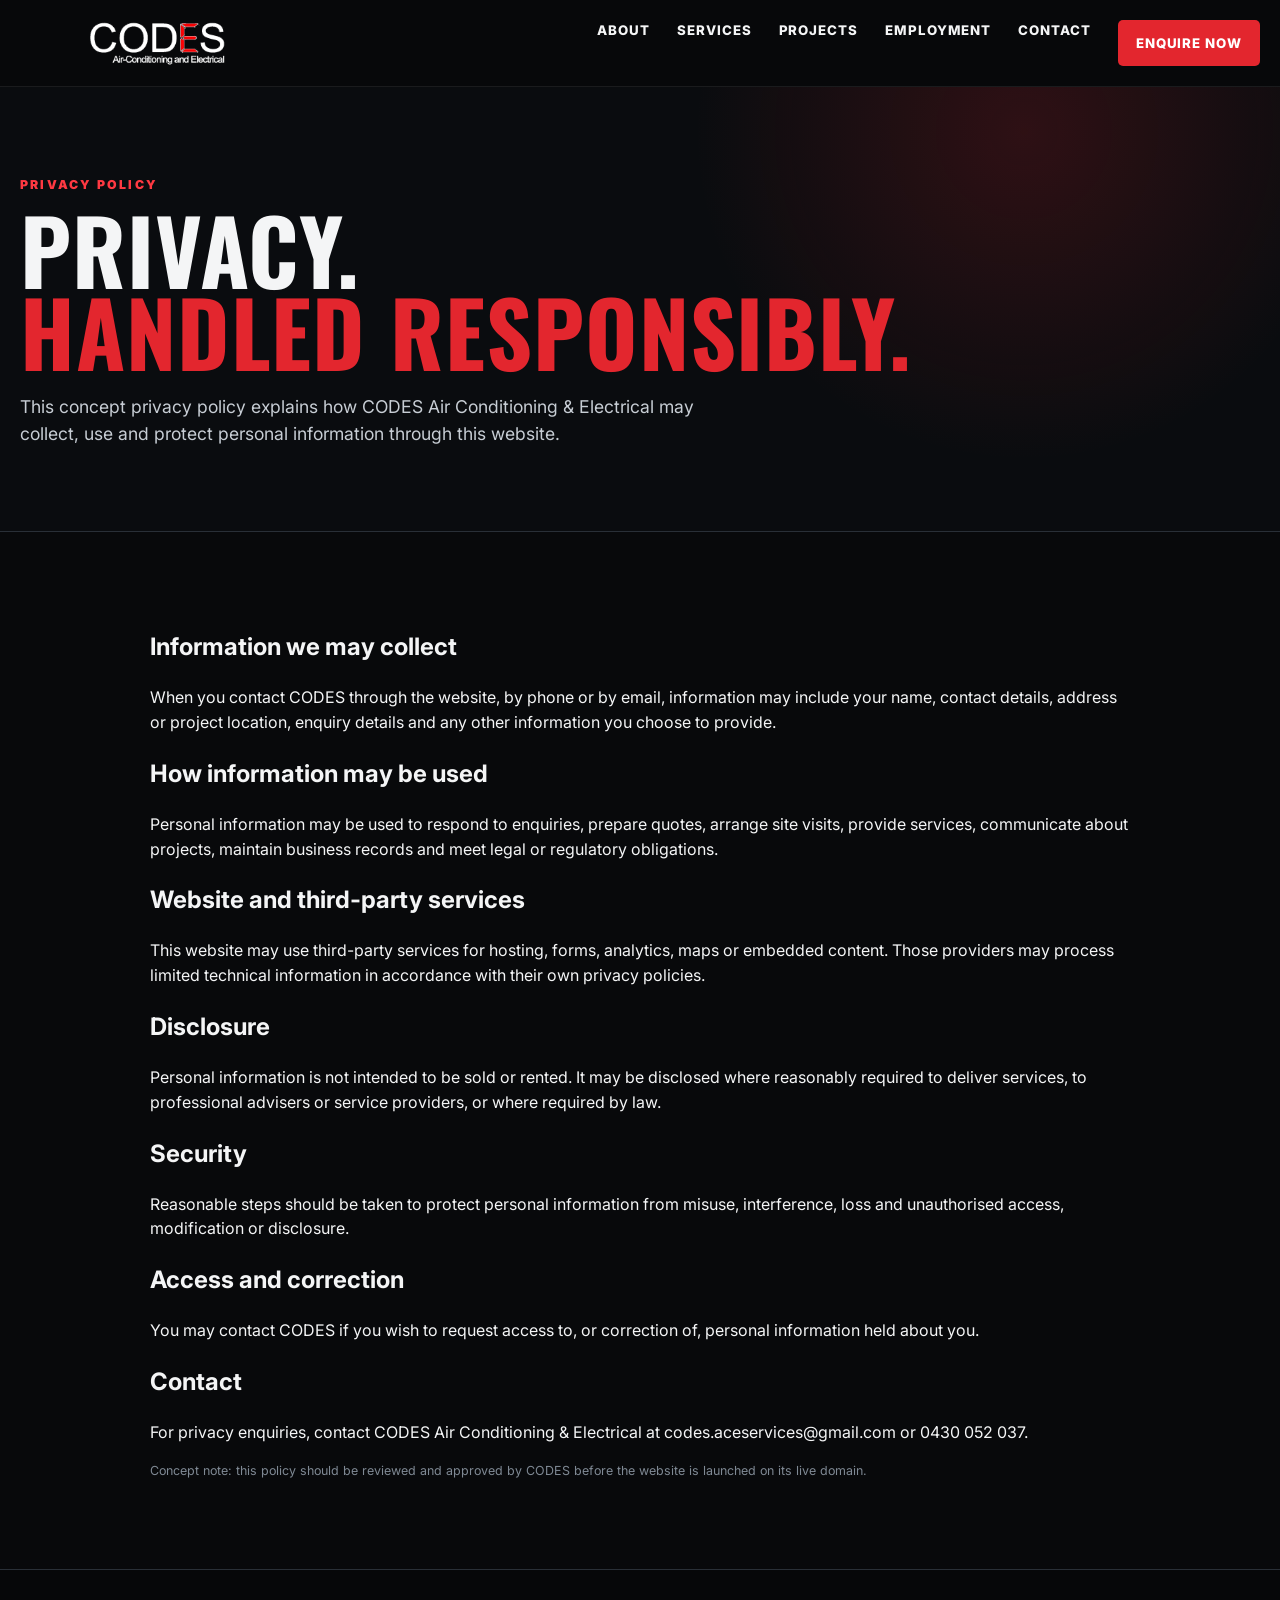
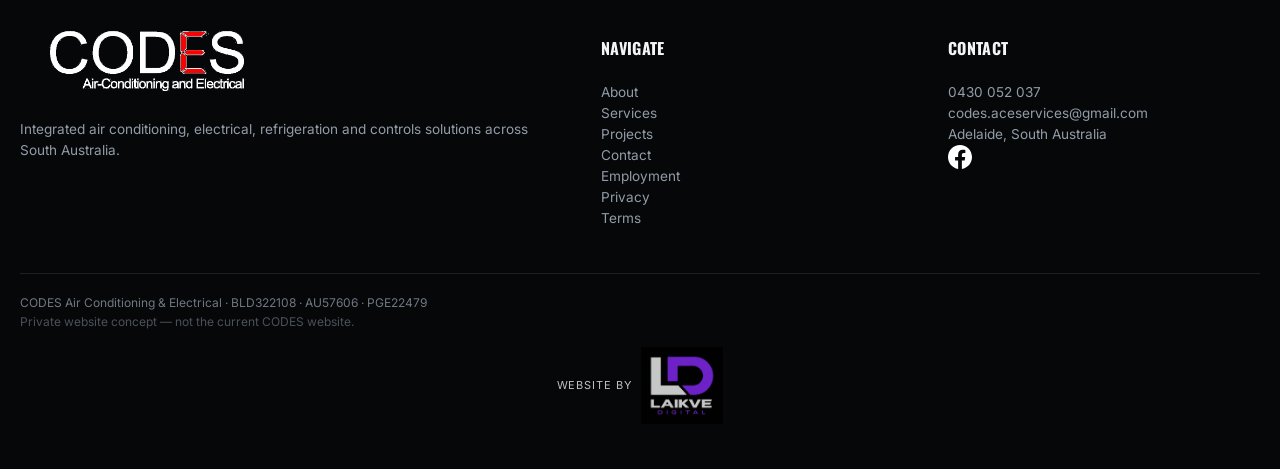
<file: privacy.html>
<html lang="en-AU"><head><meta charset="utf-8"><meta name="viewport" content="width=device-width,initial-scale=1">
<title>Privacy Policy | CODES Concept</title><meta name="description" content="About CODES Air Conditioning & Electrical."><meta name="robots" content="noindex,nofollow">
<link rel="preconnect" href="https://fonts.googleapis.com"><link rel="preconnect" href="https://fonts.gstatic.com" crossorigin><link href="https://fonts.googleapis.com/css2?family=Inter:wght@400;500;600;700;800&family=Oswald:wght@500;600;700&display=swap" rel="stylesheet"><link rel="stylesheet" href="assets/style.css"><link rel="icon" href="assets/favicon.ico" sizes="any"><link rel="icon" type="image/png" sizes="32x32" href="assets/favicon-32.png"></head><body><header><div class="container nav"><a class="brand" href="index.html"><img src="assets/codes-logo-dark.png" alt="CODES Air Conditioning & Electrical"></a>
<nav><a href="about.html">About</a><a href="services.html">Services</a><a href="projects.html">Projects</a><a href="employment.html">Employment</a><a href="contact.html">Contact</a><a class="cta" href="contact.html">Enquire Now</a></nav></div></header>
<main>
<section class="pagehero"><div class="container">
<div class="kicker">Privacy Policy</div>
<h1>Privacy.<br><span>Handled responsibly.</span></h1>
<p class="lead">This concept privacy policy explains how CODES Air Conditioning &amp; Electrical may collect, use and protect personal information through this website.</p>
</div></section>
<section><div class="container" style="max-width:980px">
<h2>Information we may collect</h2>
<p>When you contact CODES through the website, by phone or by email, information may include your name, contact details, address or project location, enquiry details and any other information you choose to provide.</p>

<h2>How information may be used</h2>
<p>Personal information may be used to respond to enquiries, prepare quotes, arrange site visits, provide services, communicate about projects, maintain business records and meet legal or regulatory obligations.</p>

<h2>Website and third-party services</h2>
<p>This website may use third-party services for hosting, forms, analytics, maps or embedded content. Those providers may process limited technical information in accordance with their own privacy policies.</p>

<h2>Disclosure</h2>
<p>Personal information is not intended to be sold or rented. It may be disclosed where reasonably required to deliver services, to professional advisers or service providers, or where required by law.</p>

<h2>Security</h2>
<p>Reasonable steps should be taken to protect personal information from misuse, interference, loss and unauthorised access, modification or disclosure.</p>

<h2>Access and correction</h2>
<p>You may contact CODES if you wish to request access to, or correction of, personal information held about you.</p>

<h2>Contact</h2>
<p>For privacy enquiries, contact CODES Air Conditioning &amp; Electrical at <a href="mailto:codes.aceservices@gmail.com">codes.aceservices@gmail.com</a> or 0430 052 037.</p>

<p class="concept-note">Concept note: this policy should be reviewed and approved by CODES before the website is launched on its live domain.</p>
</div></section>
</main>
<footer><div class="container"><div class="footer-grid"><div><img class="footer-logo" src="assets/codes-logo-dark.png" alt="CODES"><p>Integrated air conditioning, electrical, refrigeration and controls solutions across South Australia.</p></div>
<div><h4>Navigate</h4><p><a href="about.html">About</a><br><a href="services.html">Services</a><br><a href="projects.html">Projects</a><br><a href="contact.html">Contact</a><br><a href="employment.html">Employment</a><br><a href="privacy.html">Privacy</a><br><a href="terms.html">Terms</a></p></div>
<div><h4>Contact</h4><p><a href="tel:0430052037">0430 052 037</a><br><a href="mailto:codes.aceservices@gmail.com">codes.aceservices@gmail.com</a><br>Adelaide, South Australia<br><a class="facebook-link" href="https://www.facebook.com/profile.php?id=100089421987828" target="_blank" rel="noopener" aria-label="CODES on Facebook"><svg class="facebook-icon" viewBox="0 0 24 24" aria-hidden="true"><path fill="currentColor" d="M24 12.073C24 5.405 18.627 0 12 0S0 5.405 0 12.073C0 18.1 4.388 23.094 10.125 24v-8.438H7.078v-3.489h3.047V9.413c0-3.025 1.792-4.697 4.533-4.697 1.313 0 2.686.236 2.686.236v2.973h-1.513c-1.49 0-1.956.931-1.956 1.887v2.261h3.328l-.532 3.489h-2.796V24C19.612 23.094 24 18.1 24 12.073Z"/></svg><span class="sr-only">Facebook</span></a></p></div></div>
<div class="copy">CODES Air Conditioning & Electrical · BLD322108 · AU57606 · PGE22479<br><span style="opacity:.65">Private website concept — not the current CODES website.</span></div></div><div class="site-credit"><span>Website by</span><a href="https://laikvedigital.com.au/" target="_blank" rel="noopener" aria-label="Laikve Digital"><img src="assets/laikve-digital-logo.png" alt="Laikve Digital"></a></div></footer></body></html>
</file>
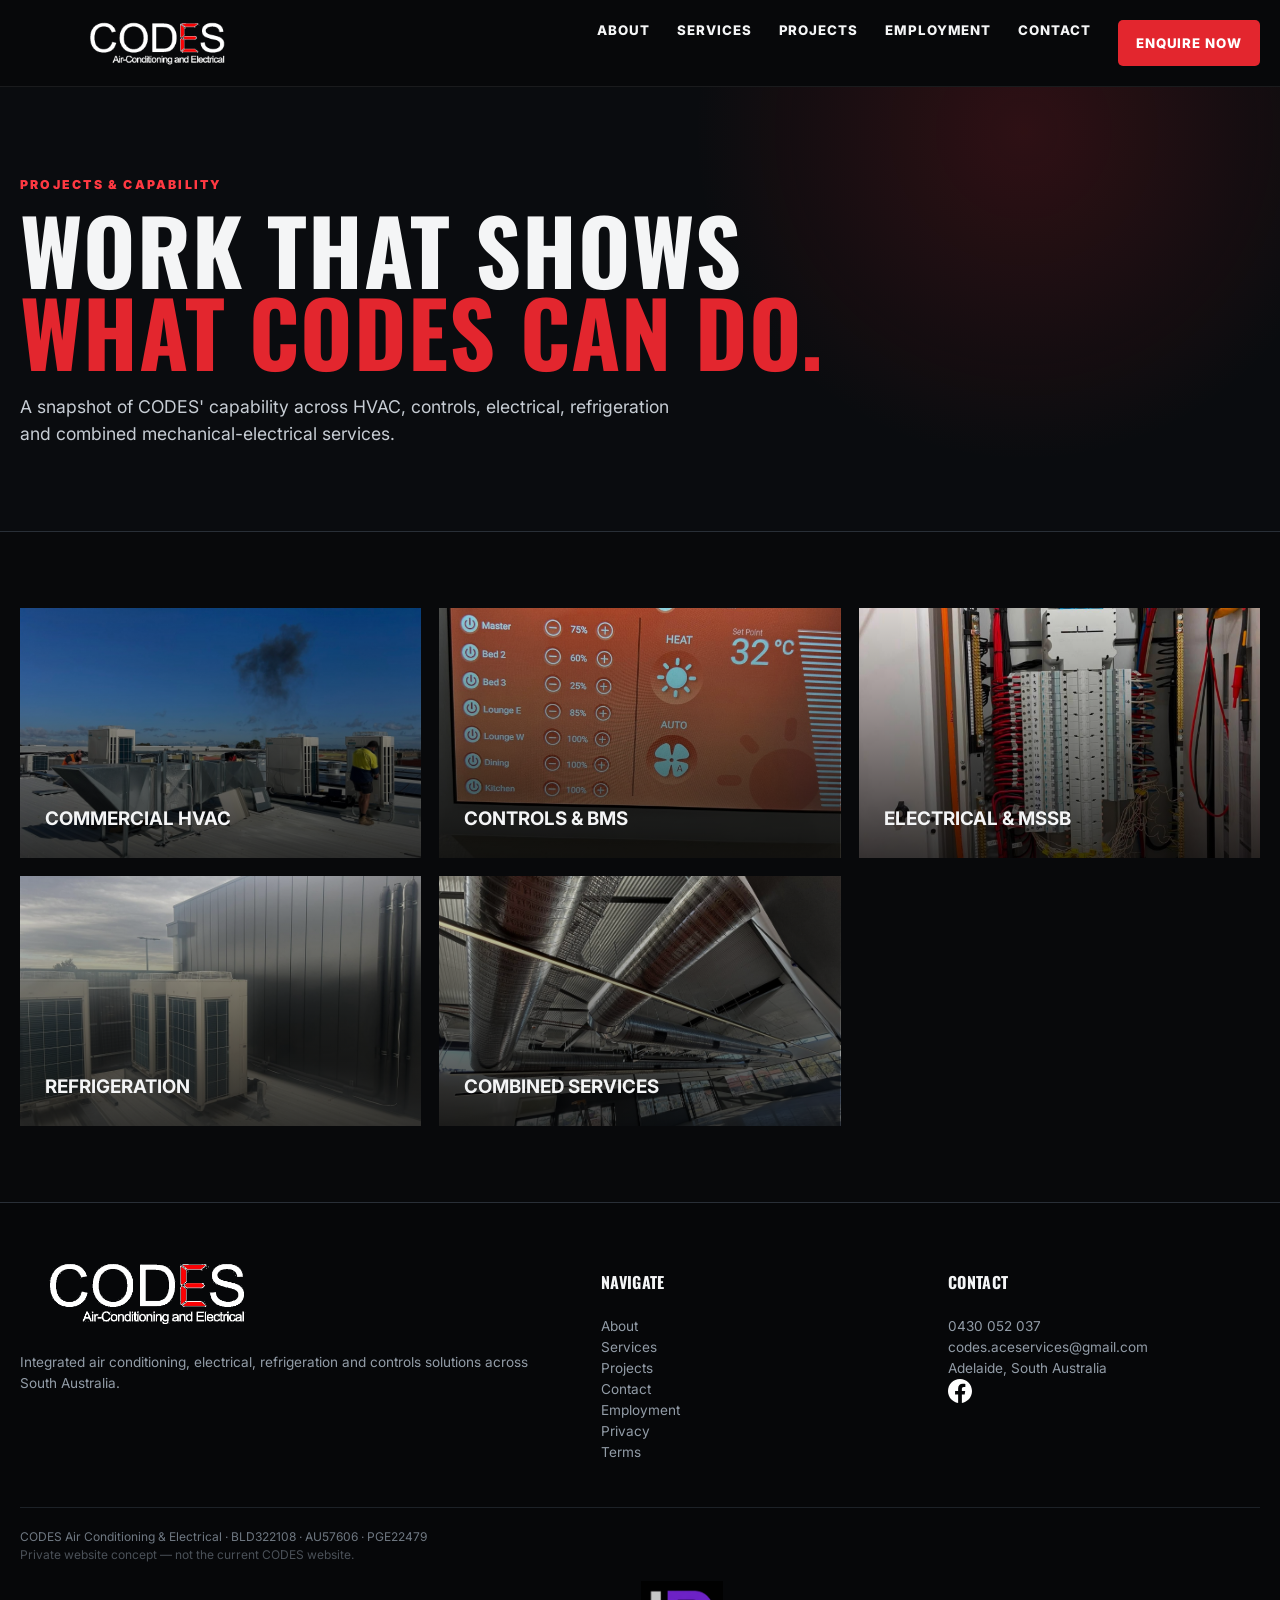
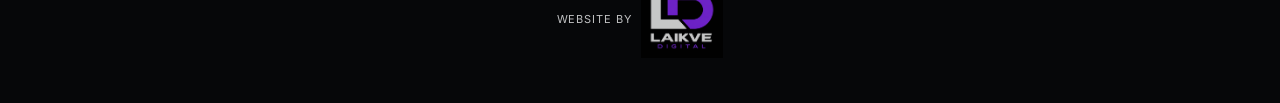
<file: projects.html>
<!doctype html><html lang="en-AU"><head><meta charset="utf-8"><meta name="viewport" content="width=device-width,initial-scale=1">
<title>Projects | CODES Concept</title><meta name="description" content="Project and capability showcase for CODES."><meta name="robots" content="noindex,nofollow">
<link rel="preconnect" href="https://fonts.googleapis.com"><link rel="preconnect" href="https://fonts.gstatic.com" crossorigin><link href="https://fonts.googleapis.com/css2?family=Inter:wght@400;500;600;700;800&family=Oswald:wght@500;600;700&display=swap" rel="stylesheet"><link rel="stylesheet" href="assets/style.css"><link rel="icon" href="assets/favicon.ico" sizes="any"><link rel="icon" type="image/png" sizes="32x32" href="assets/favicon-32.png"></head><body><header><div class="container nav"><a class="brand" href="index.html"><img src="assets/codes-logo-dark.png" alt="CODES Air Conditioning & Electrical"></a>
<nav><a href="about.html">About</a><a href="services.html">Services</a><a href="projects.html">Projects</a><a href="employment.html">Employment</a><a href="contact.html">Contact</a><a class="cta" href="contact.html">Enquire Now</a></nav></div></header>
<main><section class="pagehero"><div class="container"><div class="kicker">Projects & capability</div><h1>Work that shows<br><span>what CODES can do.</span></h1><p class="lead">A snapshot of CODES' capability across HVAC, controls, electrical, refrigeration and combined mechanical-electrical services.</p></div></section>
<section><div class="container"><div class="grid">
<div class="project-placeholder" style="background-image:linear-gradient(0deg,rgba(0,0,0,.78),rgba(0,0,0,.10)),url('assets/codes-hvac-install.jpg')"><h3>Commercial HVAC</h3></div>
<div class="project-placeholder" style="background-image:linear-gradient(0deg,rgba(0,0,0,.78),rgba(0,0,0,.10)),url('assets/codes-controls.jpg')"><h3>Controls & BMS</h3></div>
<div class="project-placeholder" style="background-image:linear-gradient(0deg,rgba(0,0,0,.78),rgba(0,0,0,.10)),url('assets/codes-electrical-board.jpg')"><h3>Electrical & MSSB</h3></div>
<div class="project-placeholder" style="background-image:linear-gradient(0deg,rgba(0,0,0,.78),rgba(0,0,0,.10)),url('assets/codes-project-units.jpg')"><h3>Refrigeration</h3></div>
<div class="project-placeholder" style="background-image:linear-gradient(0deg,rgba(0,0,0,.78),rgba(0,0,0,.10)),url('assets/codes-hvac-ductwork.jpg')"><h3>Combined Services</h3></div>

</div></div></section></main><footer><div class="container"><div class="footer-grid"><div><img class="footer-logo" src="assets/codes-logo-dark.png" alt="CODES"><p>Integrated air conditioning, electrical, refrigeration and controls solutions across South Australia.</p></div>
<div><h4>Navigate</h4><p><a href="about.html">About</a><br><a href="services.html">Services</a><br><a href="projects.html">Projects</a><br><a href="contact.html">Contact</a><br><a href="employment.html">Employment</a><br><a href="privacy.html">Privacy</a><br><a href="terms.html">Terms</a></p></div>
<div><h4>Contact</h4><p><a href="tel:0430052037">0430 052 037</a><br><a href="mailto:codes.aceservices@gmail.com">codes.aceservices@gmail.com</a><br>Adelaide, South Australia<br><a class="facebook-link" href="https://www.facebook.com/profile.php?id=100089421987828" target="_blank" rel="noopener" aria-label="CODES on Facebook"><svg class="facebook-icon" viewBox="0 0 24 24" aria-hidden="true"><path fill="currentColor" d="M24 12.073C24 5.405 18.627 0 12 0S0 5.405 0 12.073C0 18.1 4.388 23.094 10.125 24v-8.438H7.078v-3.489h3.047V9.413c0-3.025 1.792-4.697 4.533-4.697 1.313 0 2.686.236 2.686.236v2.973h-1.513c-1.49 0-1.956.931-1.956 1.887v2.261h3.328l-.532 3.489h-2.796V24C19.612 23.094 24 18.1 24 12.073Z"/></svg><span class="sr-only">Facebook</span></a></p></div></div>
<div class="copy">CODES Air Conditioning & Electrical · BLD322108 · AU57606 · PGE22479<br><span style="opacity:.65">Private website concept — not the current CODES website.</span></div></div><div class="site-credit"><span>Website by</span><a href="https://laikvedigital.com.au/" target="_blank" rel="noopener" aria-label="Laikve Digital"><img src="assets/laikve-digital-logo.png" alt="Laikve Digital"></a></div></footer></body></html>
</file>
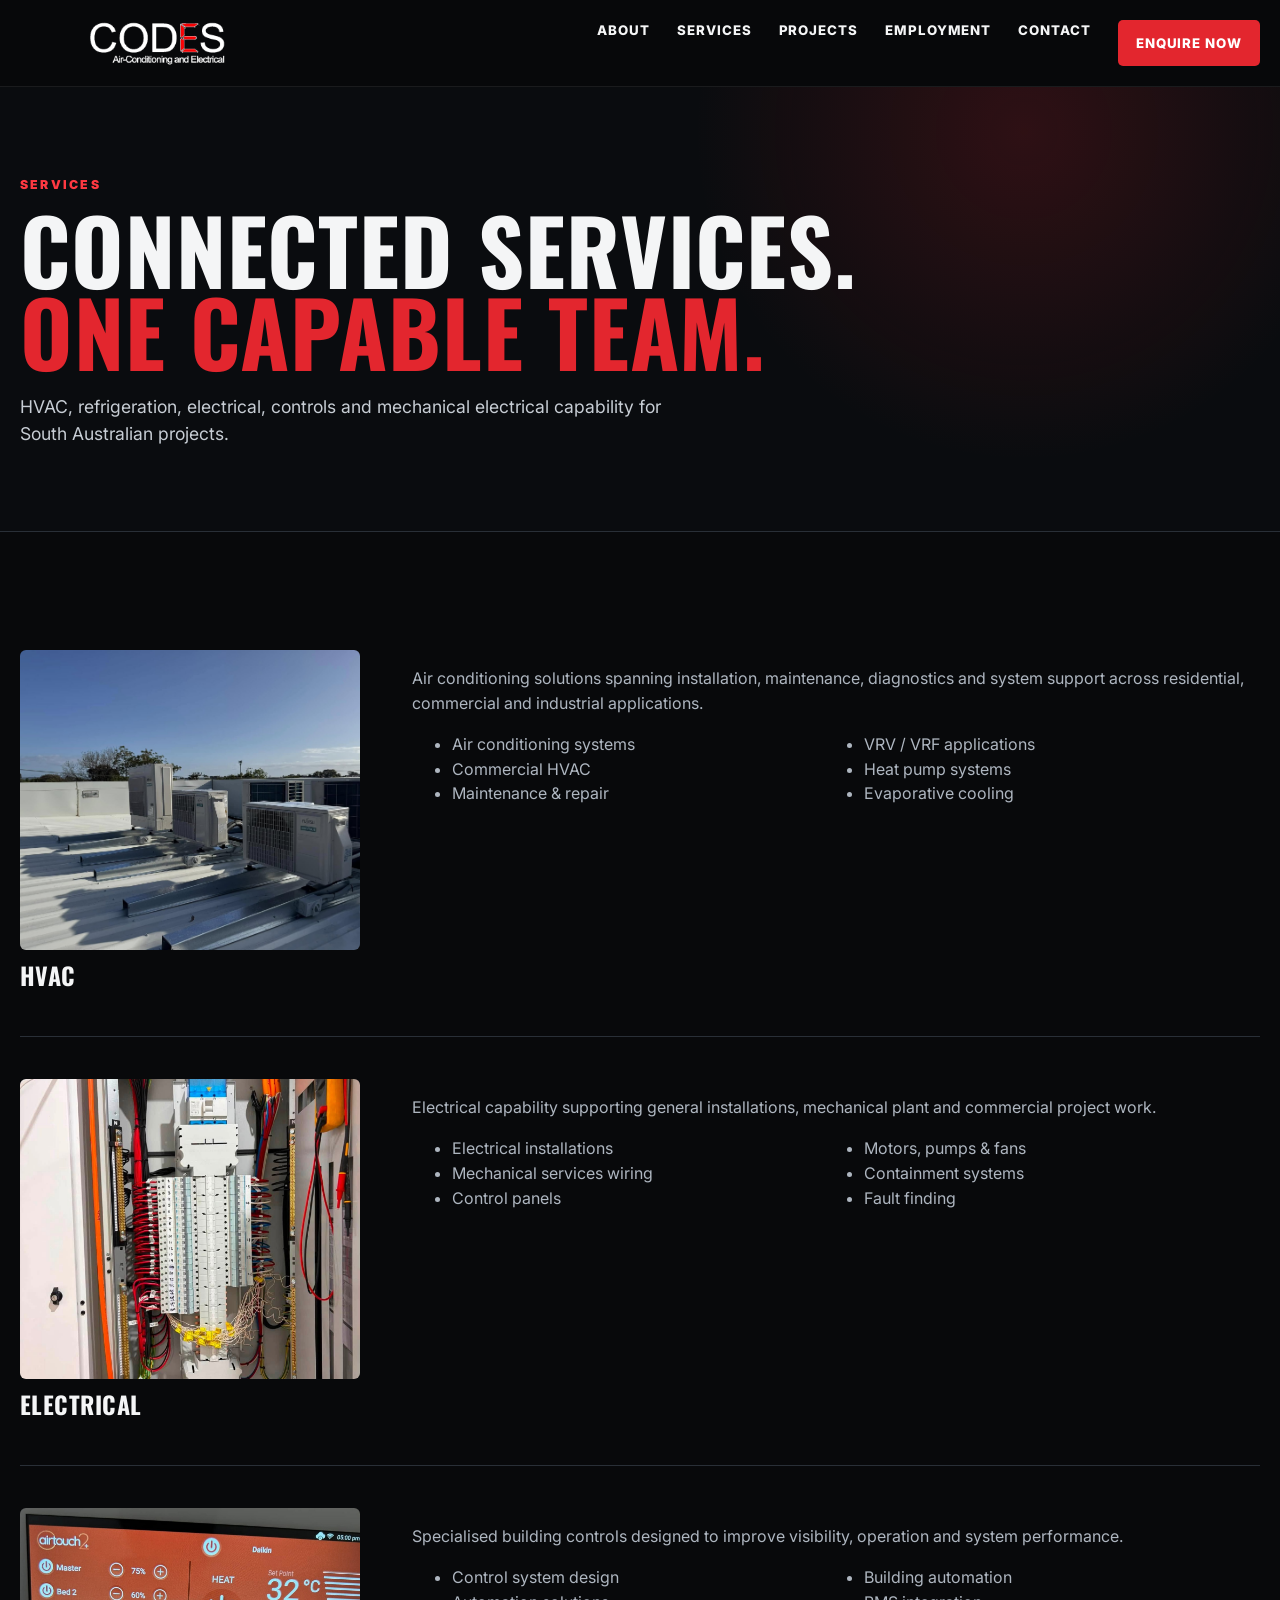
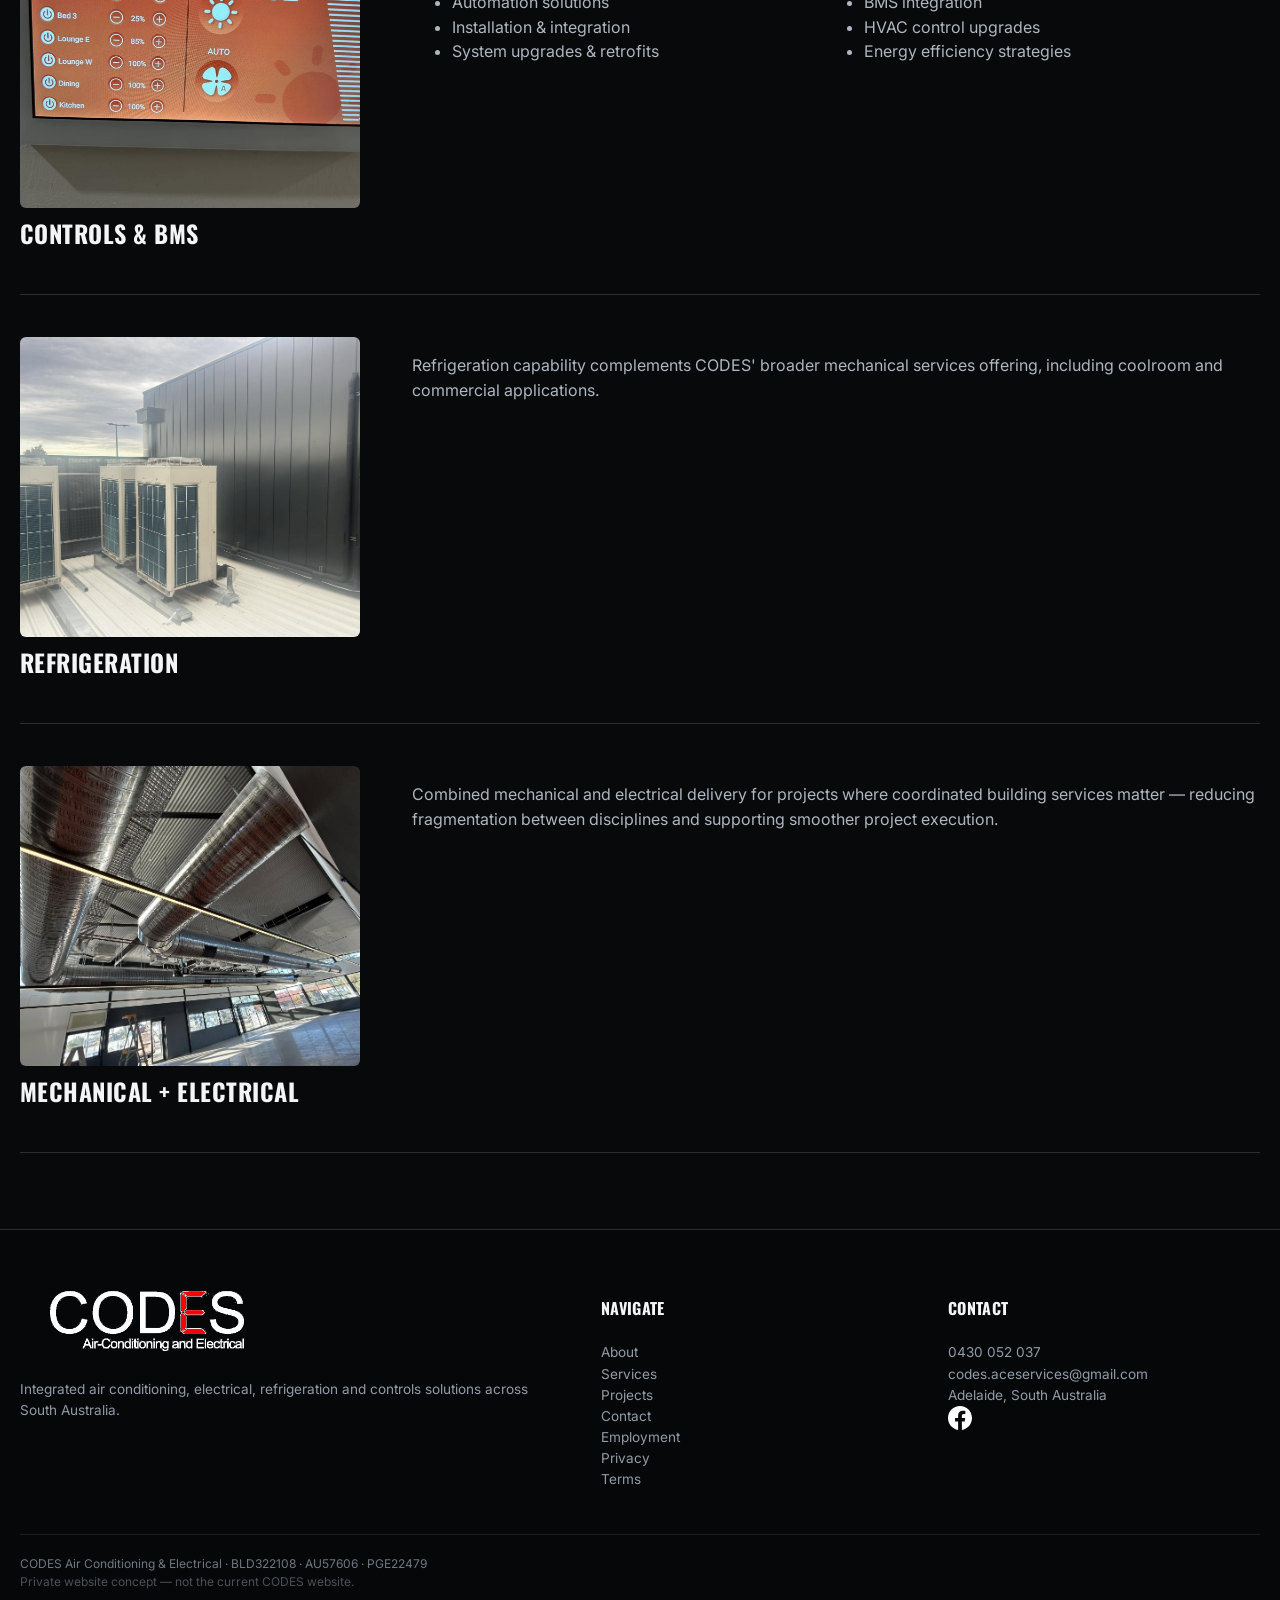
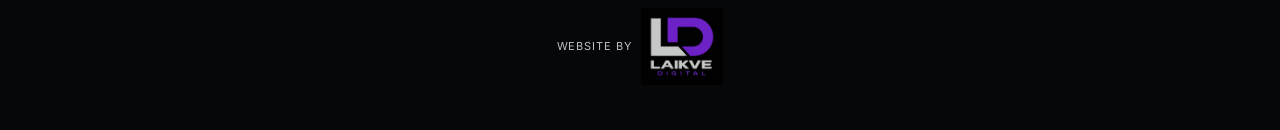
<file: services.html>
<!doctype html><html lang="en-AU"><head><meta charset="utf-8"><meta name="viewport" content="width=device-width,initial-scale=1">
<title>Services | CODES Concept</title><meta name="description" content="HVAC, electrical, refrigeration, controls and mechanical electrical services."><meta name="robots" content="noindex,nofollow">
<link rel="preconnect" href="https://fonts.googleapis.com"><link rel="preconnect" href="https://fonts.gstatic.com" crossorigin><link href="https://fonts.googleapis.com/css2?family=Inter:wght@400;500;600;700;800&family=Oswald:wght@500;600;700&display=swap" rel="stylesheet"><link rel="stylesheet" href="assets/style.css"><link rel="icon" href="assets/favicon.ico" sizes="any"><link rel="icon" type="image/png" sizes="32x32" href="assets/favicon-32.png"></head><body><header><div class="container nav"><a class="brand" href="index.html"><img src="assets/codes-logo-dark.png" alt="CODES Air Conditioning & Electrical"></a>
<nav><a href="about.html">About</a><a href="services.html">Services</a><a href="projects.html">Projects</a><a href="employment.html">Employment</a><a href="contact.html">Contact</a><a class="cta" href="contact.html">Enquire Now</a></nav></div></header>
<main><section class="pagehero"><div class="container"><div class="kicker">Services</div><h1>Connected services.<br><span>One capable team.</span></h1><p class="lead">HVAC, refrigeration, electrical, controls and mechanical electrical capability for South Australian projects.</p></div></section>
<section><div class="container">
<div class="service-block"><div><img src="assets/codes-hvac-rooftop.jpg" style="width:100%;border-radius:6px"><h2>HVAC</h2></div><div><p>Air conditioning solutions spanning installation, maintenance, diagnostics and system support across residential, commercial and industrial applications.</p><ul><li>Air conditioning systems</li><li>Commercial HVAC</li><li>Maintenance & repair</li><li>VRV / VRF applications</li><li>Heat pump systems</li><li>Evaporative cooling</li></ul></div></div>
<div class="service-block"><div><img src="assets/codes-electrical-board.jpg" style="width:100%;border-radius:6px"><h2>Electrical</h2></div><div><p>Electrical capability supporting general installations, mechanical plant and commercial project work.</p><ul><li>Electrical installations</li><li>Mechanical services wiring</li><li>Control panels</li><li>Motors, pumps & fans</li><li>Containment systems</li><li>Fault finding</li></ul></div></div>
<div class="service-block"><div><img src="assets/codes-controls.jpg" style="width:100%;border-radius:6px"><h2>Controls & BMS</h2></div><div><p>Specialised building controls designed to improve visibility, operation and system performance.</p><ul><li>Control system design</li><li>Automation solutions</li><li>Installation & integration</li><li>System upgrades & retrofits</li><li>Building automation</li><li>BMS integration</li><li>HVAC control upgrades</li><li>Energy efficiency strategies</li></ul></div></div>
<div class="service-block"><div><img src="assets/codes-project-units.jpg" style="width:100%;border-radius:6px"><h2>Refrigeration</h2></div><div><p>Refrigeration capability complements CODES' broader mechanical services offering, including coolroom and commercial applications.</p></div></div>
<div class="service-block"><div><img src="assets/codes-hvac-ductwork.jpg" style="width:100%;border-radius:6px"><h2>Mechanical + Electrical</h2></div><div><p>Combined mechanical and electrical delivery for projects where coordinated building services matter — reducing fragmentation between disciplines and supporting smoother project execution.</p></div></div>
</div></section></main><footer><div class="container"><div class="footer-grid"><div><img class="footer-logo" src="assets/codes-logo-dark.png" alt="CODES"><p>Integrated air conditioning, electrical, refrigeration and controls solutions across South Australia.</p></div>
<div><h4>Navigate</h4><p><a href="about.html">About</a><br><a href="services.html">Services</a><br><a href="projects.html">Projects</a><br><a href="contact.html">Contact</a><br><a href="employment.html">Employment</a><br><a href="privacy.html">Privacy</a><br><a href="terms.html">Terms</a></p></div>
<div><h4>Contact</h4><p><a href="tel:0430052037">0430 052 037</a><br><a href="mailto:codes.aceservices@gmail.com">codes.aceservices@gmail.com</a><br>Adelaide, South Australia<br><a class="facebook-link" href="https://www.facebook.com/profile.php?id=100089421987828" target="_blank" rel="noopener" aria-label="CODES on Facebook"><svg class="facebook-icon" viewBox="0 0 24 24" aria-hidden="true"><path fill="currentColor" d="M24 12.073C24 5.405 18.627 0 12 0S0 5.405 0 12.073C0 18.1 4.388 23.094 10.125 24v-8.438H7.078v-3.489h3.047V9.413c0-3.025 1.792-4.697 4.533-4.697 1.313 0 2.686.236 2.686.236v2.973h-1.513c-1.49 0-1.956.931-1.956 1.887v2.261h3.328l-.532 3.489h-2.796V24C19.612 23.094 24 18.1 24 12.073Z"/></svg><span class="sr-only">Facebook</span></a></p></div></div>
<div class="copy">CODES Air Conditioning & Electrical · BLD322108 · AU57606 · PGE22479<br><span style="opacity:.65">Private website concept — not the current CODES website.</span></div></div><div class="site-credit"><span>Website by</span><a href="https://laikvedigital.com.au/" target="_blank" rel="noopener" aria-label="Laikve Digital"><img src="assets/laikve-digital-logo.png" alt="Laikve Digital"></a></div></footer></body></html>
</file>
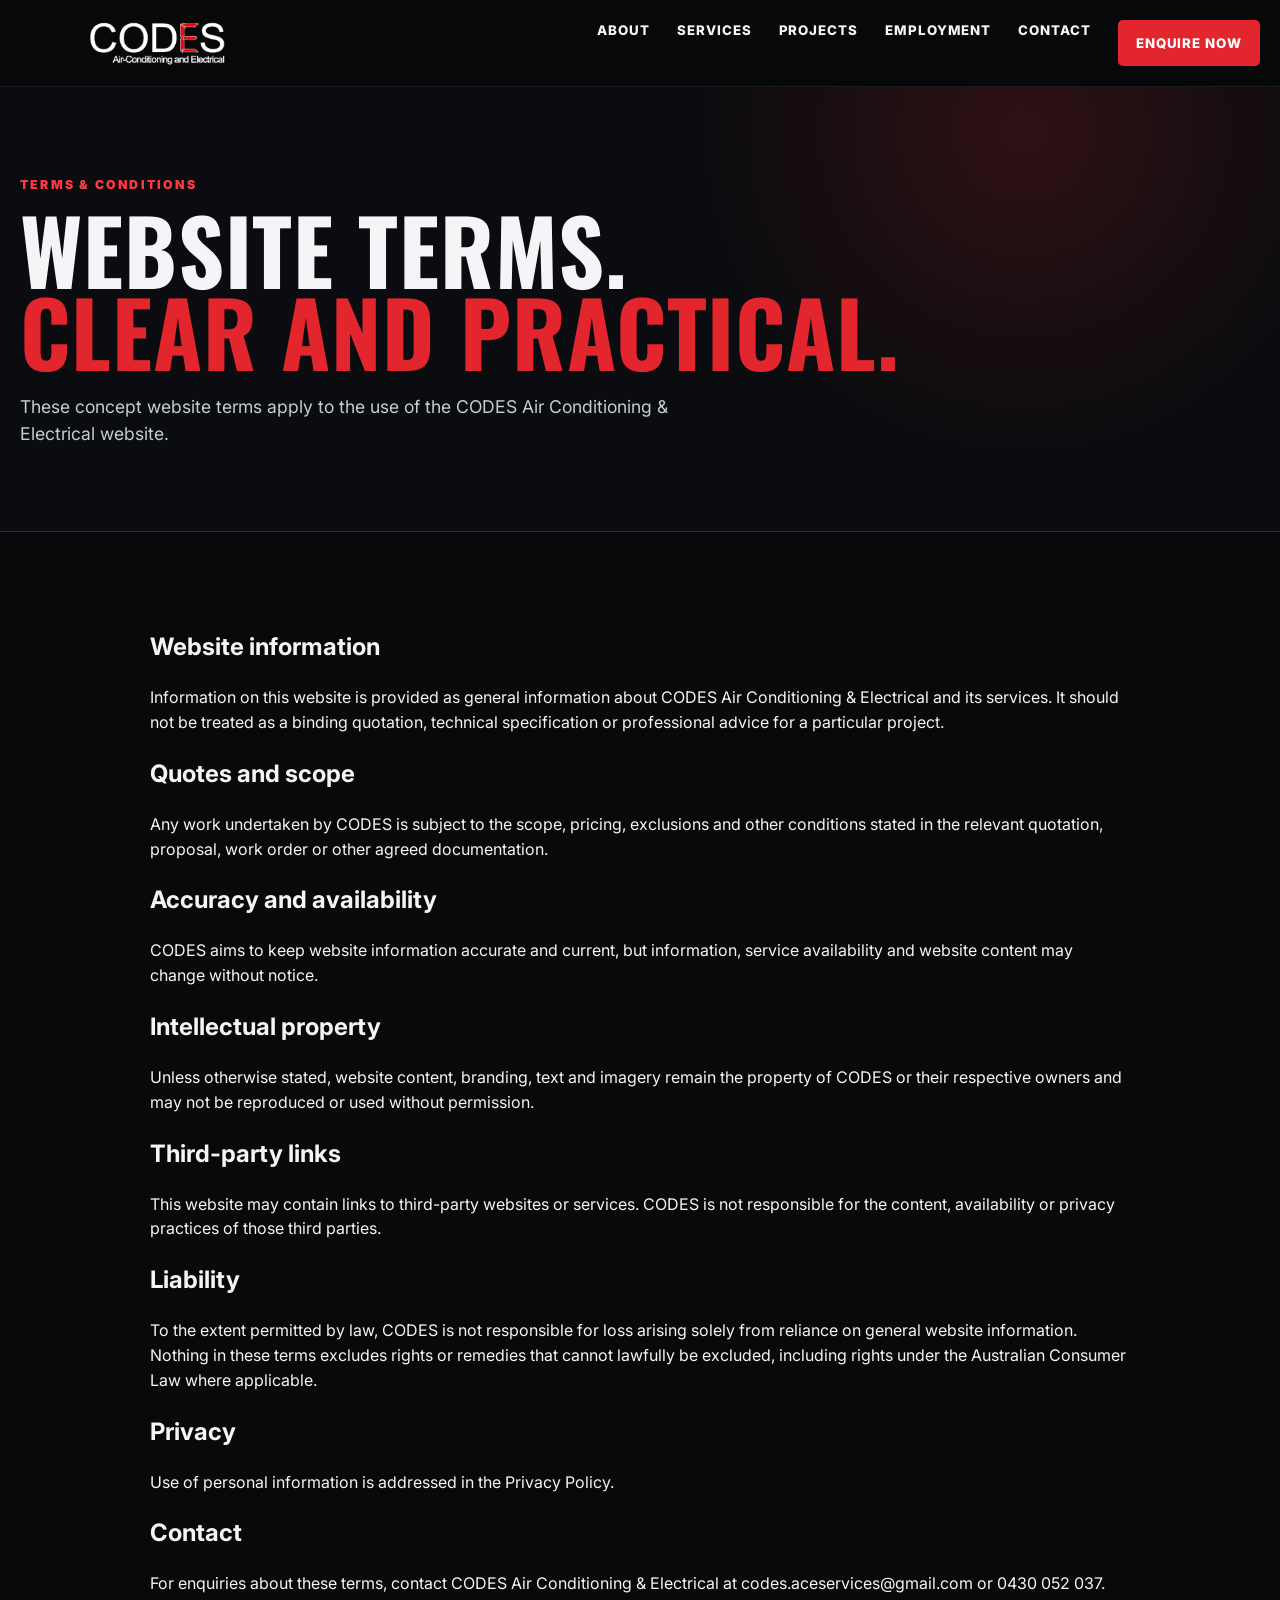
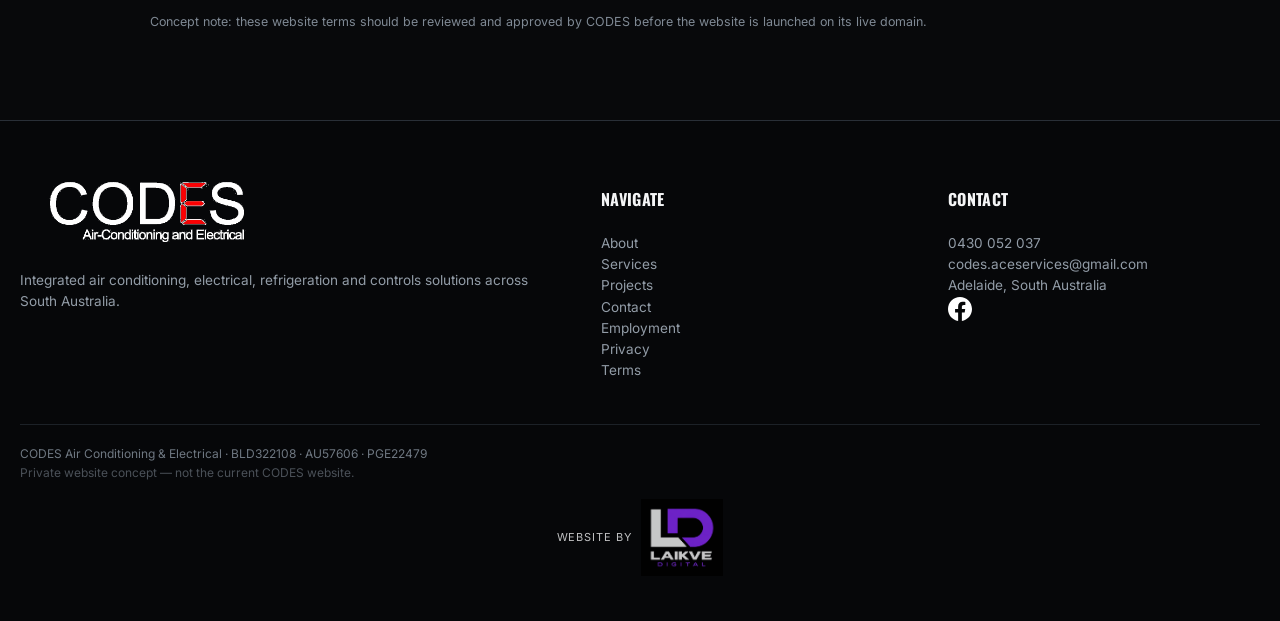
<file: terms.html>
<html lang="en-AU"><head><meta charset="utf-8"><meta name="viewport" content="width=device-width,initial-scale=1">
<title>Terms & Conditions | CODES Concept</title><meta name="description" content="About CODES Air Conditioning & Electrical."><meta name="robots" content="noindex,nofollow">
<link rel="preconnect" href="https://fonts.googleapis.com"><link rel="preconnect" href="https://fonts.gstatic.com" crossorigin><link href="https://fonts.googleapis.com/css2?family=Inter:wght@400;500;600;700;800&family=Oswald:wght@500;600;700&display=swap" rel="stylesheet"><link rel="stylesheet" href="assets/style.css"><link rel="icon" href="assets/favicon.ico" sizes="any"><link rel="icon" type="image/png" sizes="32x32" href="assets/favicon-32.png"></head><body><header><div class="container nav"><a class="brand" href="index.html"><img src="assets/codes-logo-dark.png" alt="CODES Air Conditioning & Electrical"></a>
<nav><a href="about.html">About</a><a href="services.html">Services</a><a href="projects.html">Projects</a><a href="employment.html">Employment</a><a href="contact.html">Contact</a><a class="cta" href="contact.html">Enquire Now</a></nav></div></header>
<main>
<section class="pagehero"><div class="container">
<div class="kicker">Terms &amp; Conditions</div>
<h1>Website terms.<br><span>Clear and practical.</span></h1>
<p class="lead">These concept website terms apply to the use of the CODES Air Conditioning &amp; Electrical website.</p>
</div></section>
<section><div class="container" style="max-width:980px">
<h2>Website information</h2>
<p>Information on this website is provided as general information about CODES Air Conditioning &amp; Electrical and its services. It should not be treated as a binding quotation, technical specification or professional advice for a particular project.</p>

<h2>Quotes and scope</h2>
<p>Any work undertaken by CODES is subject to the scope, pricing, exclusions and other conditions stated in the relevant quotation, proposal, work order or other agreed documentation.</p>

<h2>Accuracy and availability</h2>
<p>CODES aims to keep website information accurate and current, but information, service availability and website content may change without notice.</p>

<h2>Intellectual property</h2>
<p>Unless otherwise stated, website content, branding, text and imagery remain the property of CODES or their respective owners and may not be reproduced or used without permission.</p>

<h2>Third-party links</h2>
<p>This website may contain links to third-party websites or services. CODES is not responsible for the content, availability or privacy practices of those third parties.</p>

<h2>Liability</h2>
<p>To the extent permitted by law, CODES is not responsible for loss arising solely from reliance on general website information. Nothing in these terms excludes rights or remedies that cannot lawfully be excluded, including rights under the Australian Consumer Law where applicable.</p>

<h2>Privacy</h2>
<p>Use of personal information is addressed in the <a href="privacy.html">Privacy Policy</a>.</p>

<h2>Contact</h2>
<p>For enquiries about these terms, contact CODES Air Conditioning &amp; Electrical at <a href="mailto:codes.aceservices@gmail.com">codes.aceservices@gmail.com</a> or 0430 052 037.</p>

<p class="concept-note">Concept note: these website terms should be reviewed and approved by CODES before the website is launched on its live domain.</p>
</div></section>
</main>
<footer><div class="container"><div class="footer-grid"><div><img class="footer-logo" src="assets/codes-logo-dark.png" alt="CODES"><p>Integrated air conditioning, electrical, refrigeration and controls solutions across South Australia.</p></div>
<div><h4>Navigate</h4><p><a href="about.html">About</a><br><a href="services.html">Services</a><br><a href="projects.html">Projects</a><br><a href="contact.html">Contact</a><br><a href="employment.html">Employment</a><br><a href="privacy.html">Privacy</a><br><a href="terms.html">Terms</a></p></div>
<div><h4>Contact</h4><p><a href="tel:0430052037">0430 052 037</a><br><a href="mailto:codes.aceservices@gmail.com">codes.aceservices@gmail.com</a><br>Adelaide, South Australia<br><a class="facebook-link" href="https://www.facebook.com/profile.php?id=100089421987828" target="_blank" rel="noopener" aria-label="CODES on Facebook"><svg class="facebook-icon" viewBox="0 0 24 24" aria-hidden="true"><path fill="currentColor" d="M24 12.073C24 5.405 18.627 0 12 0S0 5.405 0 12.073C0 18.1 4.388 23.094 10.125 24v-8.438H7.078v-3.489h3.047V9.413c0-3.025 1.792-4.697 4.533-4.697 1.313 0 2.686.236 2.686.236v2.973h-1.513c-1.49 0-1.956.931-1.956 1.887v2.261h3.328l-.532 3.489h-2.796V24C19.612 23.094 24 18.1 24 12.073Z"/></svg><span class="sr-only">Facebook</span></a></p></div></div>
<div class="copy">CODES Air Conditioning & Electrical · BLD322108 · AU57606 · PGE22479<br><span style="opacity:.65">Private website concept — not the current CODES website.</span></div></div><div class="site-credit"><span>Website by</span><a href="https://laikvedigital.com.au/" target="_blank" rel="noopener" aria-label="Laikve Digital"><img src="assets/laikve-digital-logo.png" alt="Laikve Digital"></a></div></footer></body></html>
</file>
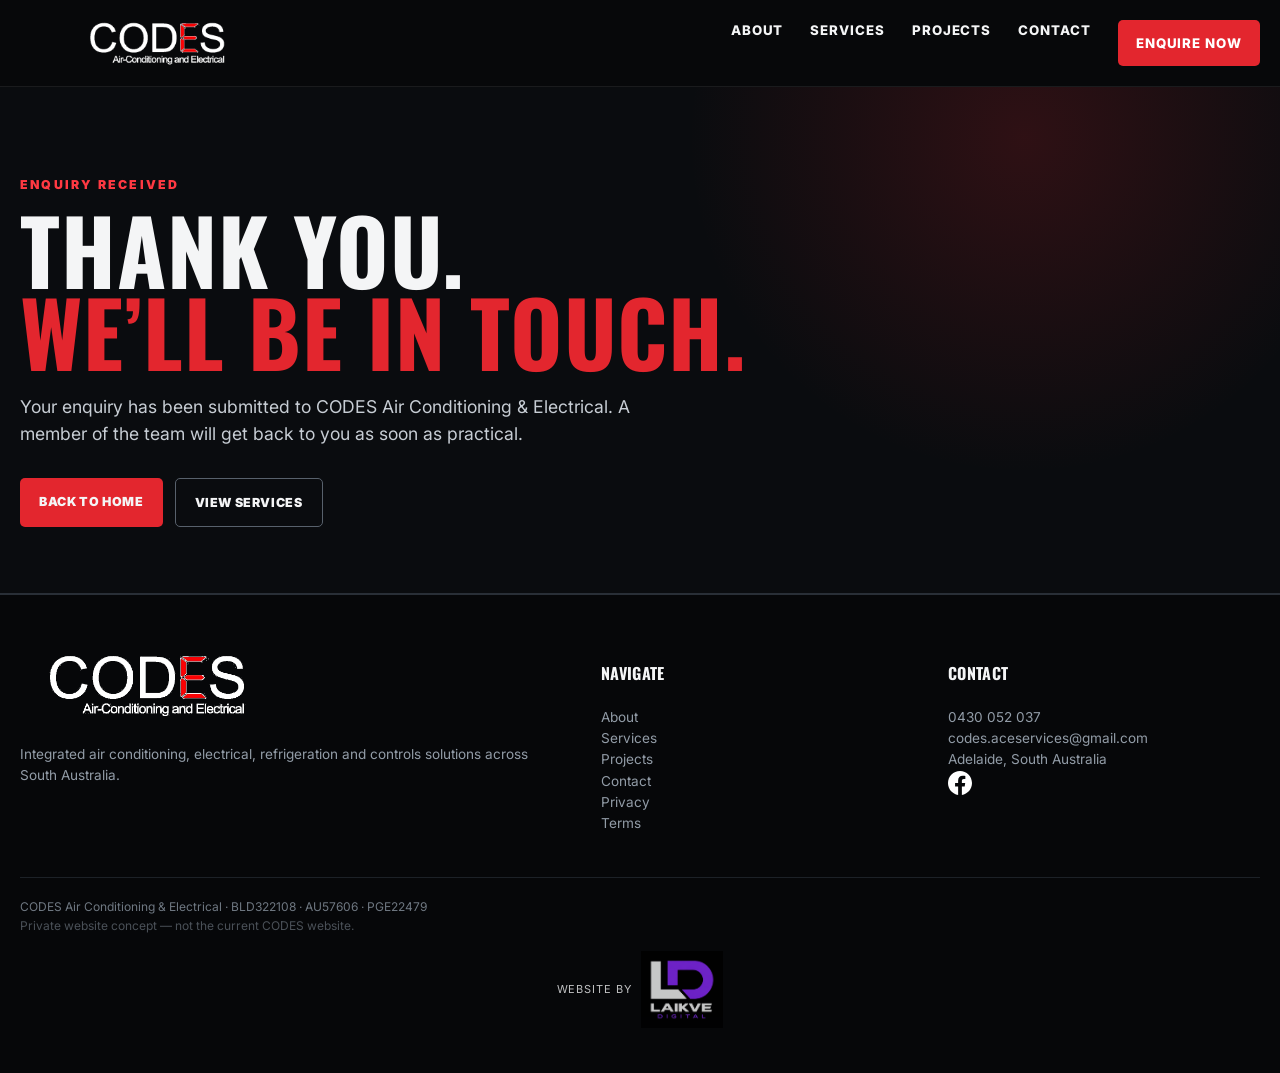
<file: thank-you.html>
<html lang="en-AU"><head><meta charset="utf-8"><meta name="viewport" content="width=device-width,initial-scale=1">
<title>Thank You | CODES Air Conditioning & Electrical</title><meta name="description" content="About CODES Air Conditioning & Electrical."><meta name="robots" content="noindex,nofollow">
<link rel="preconnect" href="https://fonts.googleapis.com"><link rel="preconnect" href="https://fonts.gstatic.com" crossorigin><link href="https://fonts.googleapis.com/css2?family=Inter:wght@400;500;600;700;800&family=Oswald:wght@500;600;700&display=swap" rel="stylesheet"><link rel="stylesheet" href="assets/style.css"><link rel="icon" href="assets/favicon.ico" sizes="any"><link rel="icon" type="image/png" sizes="32x32" href="assets/favicon-32.png"></head><body><header><div class="container nav"><a class="brand" href="index.html"><img src="assets/codes-logo-dark.png" alt="CODES Air Conditioning & Electrical"></a>
<nav><a href="about.html">About</a><a href="services.html">Services</a><a href="projects.html">Projects</a><a href="contact.html">Contact</a><a class="cta" href="contact.html">Enquire Now</a></nav></div></header>
<main>
<section class="pagehero"><div class="container">
<div class="kicker">Enquiry received</div>
<h1>Thank you.<br><span>We’ll be in touch.</span></h1>
<p class="lead">Your enquiry has been submitted to CODES Air Conditioning &amp; Electrical. A member of the team will get back to you as soon as practical.</p>
<div class="buttons"><a class="btn" href="index.html">Back to Home</a><a class="btn alt" href="services.html">View Services</a></div>
</div></section>
</main>
<footer><div class="container"><div class="footer-grid"><div><img class="footer-logo" src="assets/codes-logo-dark.png" alt="CODES"><p>Integrated air conditioning, electrical, refrigeration and controls solutions across South Australia.</p></div>
<div><h4>Navigate</h4><p><a href="about.html">About</a><br><a href="services.html">Services</a><br><a href="projects.html">Projects</a><br><a href="contact.html">Contact</a><br><a href="privacy.html">Privacy</a><br><a href="terms.html">Terms</a></p></div>
<div><h4>Contact</h4><p><a href="tel:0430052037">0430 052 037</a><br><a href="mailto:codes.aceservices@gmail.com">codes.aceservices@gmail.com</a><br>Adelaide, South Australia<br><a class="facebook-link" href="https://www.facebook.com/profile.php?id=100089421987828" target="_blank" rel="noopener" aria-label="CODES on Facebook"><svg class="facebook-icon" viewBox="0 0 24 24" aria-hidden="true"><path fill="currentColor" d="M24 12.073C24 5.405 18.627 0 12 0S0 5.405 0 12.073C0 18.1 4.388 23.094 10.125 24v-8.438H7.078v-3.489h3.047V9.413c0-3.025 1.792-4.697 4.533-4.697 1.313 0 2.686.236 2.686.236v2.973h-1.513c-1.49 0-1.956.931-1.956 1.887v2.261h3.328l-.532 3.489h-2.796V24C19.612 23.094 24 18.1 24 12.073Z"/></svg><span class="sr-only">Facebook</span></a></p></div></div>
<div class="copy">CODES Air Conditioning & Electrical · BLD322108 · AU57606 · PGE22479<br><span style="opacity:.65">Private website concept — not the current CODES website.</span></div></div><div class="site-credit"><span>Website by</span><a href="https://laikvedigital.com.au/" target="_blank" rel="noopener" aria-label="Laikve Digital"><img src="assets/laikve-digital-logo.png" alt="Laikve Digital"></a></div></footer></body></html>
</file>
<file: assets/style.css>
:root{--red:#e3262e;--red2:#ff3942;--bg:#08090b;--panel:#111419;--panel2:#171b21;--line:#292f37;--text:#f4f5f6;--muted:#aeb6c0;--max:1380px}
*{box-sizing:border-box}html{scroll-behavior:smooth}body{margin:0;background:var(--bg);color:var(--text);font-family:"Inter",system-ui,-apple-system,"Segoe UI",Arial,sans-serif;line-height:1.55}a{color:inherit;text-decoration:none}.container{width:min(calc(100% - 40px),var(--max));margin:auto}
header{position:sticky;top:0;z-index:20;background:rgba(8,9,11,.94);backdrop-filter:blur(14px);border-bottom:1px solid rgba(255,255,255,.08)}.nav{height:86px;display:flex;align-items:center;gap:30px}.brand img{object-fit:contain}nav{margin-left:auto;display:flex;gap:27px;font-size:.83rem;font-weight:800;text-transform:uppercase;letter-spacing:.07em}nav a:hover{color:var(--red2)}.cta{background:var(--red);padding:13px 18px;border-radius:5px;color:#fff!important}.menu{display:none}
.hero{min-height:650px;display:grid;align-items:center;position:relative;overflow:hidden;background:linear-gradient(90deg,rgba(8,9,11,.90) 0%,rgba(8,9,11,.76) 27%,rgba(8,9,11,.34) 48%,rgba(8,9,11,.10) 78%,rgba(8,9,11,.06) 100%),url('codes-hero-fleet.jpg') center 72%/cover no-repeat}.hero:after{content:"";position:absolute;inset:auto 0 0;height:150px;background:linear-gradient(transparent,var(--bg))}.hero .container{position:relative;z-index:2}.kicker{color:var(--red2);font-size:.77rem;font-weight:900;letter-spacing:.18em;text-transform:uppercase}.hero h1,.pagehero h1{font-family:"Oswald","Arial Narrow",Arial,sans-serif;font-weight:900;text-transform:uppercase;letter-spacing:.01em;line-height:.91;margin:14px 0 22px;font-size:clamp(4rem,8.4vw,7.8rem);max-width:900px}.hero h1 span,.pagehero h1 span{color:var(--red)}.lead{font-size:1.1rem;color:#c7cdd4;max-width:680px}.buttons{display:flex;gap:12px;flex-wrap:wrap;margin-top:30px}.btn{display:inline-block;padding:14px 19px;border-radius:5px;font-weight:900;text-transform:uppercase;font-size:.78rem;letter-spacing:.05em;background:var(--red)}.btn.alt{background:transparent;border:1px solid #58616c}.licences{display:flex;gap:20px;flex-wrap:wrap;margin-top:34px;color:#d5d9de;font-size:.76rem;font-weight:800;letter-spacing:.08em}
section{padding:76px 0}.section-head{display:flex;justify-content:space-between;align-items:end;gap:30px;margin-bottom:38px}.section-head h2,.big{font-family:"Oswald","Arial Narrow",Arial,sans-serif;text-transform:uppercase;font-size:clamp(2.5rem,5vw,4.6rem);line-height:.95;margin:8px 0}.section-head p{max-width:570px;color:var(--muted)}
.grid{display:grid;grid-template-columns:repeat(3,1fr);gap:18px}.card{background:var(--panel);border:1px solid var(--line);border-radius:8px;overflow:hidden}.card img{width:100%;height:235px;object-fit:cover}.card-body{padding:25px}.card h3{font-size:1.12rem;text-transform:uppercase;margin:0 0 9px}.card p{color:var(--muted);margin:0}.card .arrow{display:inline-block;margin-top:18px;color:var(--red2);font-weight:900}
.band{background:linear-gradient(100deg,#14171c,#0b0d10);border-top:1px solid var(--line);border-bottom:1px solid var(--line)}.stats{display:grid;grid-template-columns:repeat(4,1fr);gap:20px}.stat{padding:20px;border-left:3px solid var(--red)}.stat b{font-size:1.3rem}.stat span{display:block;color:var(--muted);font-size:.85rem;margin-top:5px}
.split{display:grid;grid-template-columns:1fr 1fr;gap:80px;align-items:center}.feature{padding:20px 0;border-bottom:1px solid var(--line)}.feature b{display:block;text-transform:uppercase}.feature span{color:var(--muted)}
.pagehero{padding:88px 0 66px;background:radial-gradient(circle at 80% 10%,rgba(227,38,46,.17),transparent 30%),#0a0c0f;border-bottom:1px solid var(--line)}.pagehero h1{font-size:clamp(3.5rem,7vw,6.5rem)}.prose{max-width:900px}.prose p{color:var(--muted);font-size:1.03rem}.values{display:grid;grid-template-columns:repeat(2,1fr);gap:16px}.value{background:var(--panel);border:1px solid var(--line);padding:25px}.value h3{margin-top:0;text-transform:uppercase}
.service-block{display:grid;grid-template-columns:340px 1fr;gap:52px;padding:42px 0;border-bottom:1px solid var(--line)}.service-block h2{margin:0;text-transform:uppercase}.service-block p,.service-block li{color:var(--muted)}.service-block ul{columns:2}
.project-placeholder{min-height:250px;display:flex;align-items:end;padding:25px;background:linear-gradient(0deg,rgba(0,0,0,.88),rgba(0,0,0,.1)),var(--img) center/cover}.project-placeholder h3{margin:0;text-transform:uppercase}
.contact-grid{display:grid;grid-template-columns:.7fr 1.3fr;gap:70px}.contact-box{background:var(--panel);border:1px solid var(--line);padding:30px}.contact-line{padding:16px 0;border-bottom:1px solid var(--line)}.contact-line small{display:block;color:var(--muted);text-transform:uppercase}.contact-line b{font-size:1.1rem}.form{display:grid;grid-template-columns:1fr 1fr;gap:14px}.form input,.form textarea,.form select{width:100%;background:#0b0d10;border:1px solid #343b44;color:white;padding:15px;border-radius:4px;font:inherit}.form textarea,.full{grid-column:1/-1}.form textarea{min-height:140px}.form button{border:0;color:#fff;cursor:pointer}.concept-note{font-size:.78rem;color:#7f8994;margin-top:12px}
footer{border-top:1px solid var(--line);padding:45px 0 25px;background:#060709}.footer-grid{display:grid;grid-template-columns:1.4fr .8fr .8fr;gap:35px}.footer-logo{}footer p,footer a{color:#929ca7;font-size:.85rem}footer h4{text-transform:uppercase}.copy{border-top:1px solid #1c2127;margin-top:30px;padding-top:20px;color:#6f7882;font-size:.75rem}
@media(max-width:850px){.nav{height:72px}.brand img{width:205px}nav{display:none}.hero{min-height:610px;background-position:65% center}.hero h1{font-size:clamp(3.4rem,15vw,5.7rem)}.grid,.stats,.split,.values,.contact-grid,.footer-grid{grid-template-columns:1fr}.service-block{grid-template-columns:1fr}.service-block ul{columns:1}.section-head{display:block}section{padding:65px 0}.form{grid-template-columns:1fr}.form .full,.form textarea{grid-column:auto}.stats{gap:10px}.stat{padding:13px}.pagehero{padding:70px 0 55px}}

.contact-grid .big{font-size:clamp(2.3rem,4vw,4rem)}

.card h3,.service-block h2,.value h3,.contact-grid h2,.footer-grid h4{
  font-family:"Oswald","Arial Narrow",Arial,sans-serif;
  letter-spacing:.02em;
}

.brand{
  display:flex;
  align-items:center;
  background:#fff;
  padding:7px 13px 6px;
  border-radius:6px;
  line-height:0;
}
.brand img{
  width:255px;
  max-height:56px;
}
.footer-logo-wrap{
  display:inline-flex;
  align-items:center;
  background:#fff;
  padding:8px 14px 7px;
  border-radius:6px;
  margin-bottom:12px;
  line-height:0;
}
.footer-logo{
  width:245px;
  display:block;
}

@media(max-width:850px){
  .brand{padding:6px 9px 5px}
  .brand img{width:190px}
  .hero{
    background-position:60% 76%;
  }
}

/* V5: genuine user-supplied CODES logo adapted for dark background */
.brand{background:transparent!important;padding:0!important;border-radius:0!important}
.brand img{width:275px!important;max-height:62px!important;object-fit:contain}
.footer-logo-wrap{background:transparent!important;padding:0!important;margin:0!important}
.footer-logo{width:255px!important;max-height:90px!important;object-fit:contain;margin-bottom:14px}
.facebook-link{display:inline-flex;align-items:center;color:#fff;text-decoration:none;vertical-align:middle}
.facebook-link:hover{opacity:.82}
.facebook-icon{width:24px;height:24px;display:block}
.sr-only{position:absolute;width:1px;height:1px;padding:0;margin:-1px;overflow:hidden;clip:rect(0,0,0,0);white-space:nowrap;border:0}
@media(max-width:850px){.brand img{width:205px!important}}

/* V6 genuine CODES photography */
.about-photo-strip{padding:0 0 72px}
.about-photo-strip img{width:100%;height:460px;object-fit:cover;object-position:center 62%;border-radius:6px;display:block}
.service-block img{height:300px;object-fit:cover}
@media(max-width:700px){
  .about-photo-strip{padding-bottom:48px}
  .about-photo-strip img{height:300px}
  .service-block img{height:240px}
}

/* V6.2 project image rendering fix */
.project-placeholder{
  background-position:center !important;
  background-size:cover !important;
  background-repeat:no-repeat !important;
}

/* Laikve Digital site credit */
.site-credit{
  text-align:center;
  padding:16px 20px 20px;
  font-size:12px;
  letter-spacing:.08em;
  text-transform:uppercase;
  opacity:.58;
}
.site-credit a{font-weight:700;text-decoration:none}
.site-credit a:hover{opacity:.8}

/* V6.6 exact Laikve Digital footer credit */
.site-credit{
  display:flex;
  justify-content:center;
  align-items:center;
  gap:10px;
  padding:16px 20px 20px;
  font-size:11px;
  letter-spacing:.08em;
  text-transform:uppercase;
  opacity:.78;
}
.site-credit a{display:inline-flex;align-items:center}
.site-credit img{display:block;width:82px;height:auto}
@media(max-width:700px){.site-credit img{width:74px}}

/* V6.7 Employment */
.employment-grid{display:grid;grid-template-columns:repeat(2,1fr);gap:22px;margin-top:34px}
.employment-card{border:1px solid #24272b;background:#0c0e10;padding:30px;min-height:285px;display:flex;flex-direction:column;align-items:flex-start}
.employment-card h3{font-size:32px;margin:8px 0 12px}
.employment-card p{margin-bottom:24px}
.employment-card .employment-apply{margin-top:auto}
.contact-form select{width:100%;background:#111418;color:#fff;border:1px solid #333941;padding:14px;font:inherit}
@media(max-width:760px){.employment-grid{grid-template-columns:1fr}.employment-card{min-height:0}}

/* V6.8 Employment photo + clean form layout */
.employment-photo-section{padding-top:0}
.employment-photo{display:block;width:100%;height:500px;object-fit:cover;object-position:center 55%;border:1px solid #24272b}
.employment-form{margin-top:30px;max-width:100%}
.employment-form-grid{display:grid;grid-template-columns:repeat(2,minmax(0,1fr));gap:20px;margin-bottom:20px}
.employment-form label{display:block}
.employment-form label span{display:block;margin-bottom:8px;font-size:12px;font-weight:700;letter-spacing:.06em;text-transform:uppercase}
.employment-form input,.employment-form select,.employment-form textarea{
  display:block;width:100%;box-sizing:border-box;background:#0c0e10;color:#fff;
  border:1px solid #333941;padding:14px 15px;font:inherit
}
.employment-form textarea{resize:vertical;min-height:150px}
.employment-message{margin-bottom:20px}
.employment-form .btn{margin-top:0}
.employment-form .concept-note{margin-top:14px}
@media(max-width:760px){
  .employment-photo{height:330px}
  .employment-form-grid{grid-template-columns:1fr}
}

/* V6.9 Employment image — full-width, uncropped */
.employment-photo-section{padding:0 !important}
.employment-photo-section .container{
  width:100% !important;
  max-width:none !important;
  margin:0 !important;
}
.employment-photo{
  width:100% !important;
  height:auto !important;
  max-height:none !important;
  object-fit:contain !important;
  object-position:center !important;
  border:0 !important;
}

/* V7.0 Full Employment listings */
.job-detail{margin-top:34px;padding:38px;border:1px solid #24272b;background:#0c0e10}
.job-detail + .job-detail{margin-top:28px}
.job-detail>h2{font-size:42px;margin:8px 0 18px}
.job-detail>p{max-width:980px}
.job-columns{display:grid;grid-template-columns:repeat(2,minmax(0,1fr));gap:46px;margin-top:30px}
.job-detail h3{font-size:22px;margin:0 0 14px}
.job-detail ul{margin:0;padding-left:20px}
.job-detail li{margin:0 0 10px;line-height:1.55}
.job-offer,.job-apply{margin-top:30px;padding-top:26px;border-top:1px solid #24272b}
.job-offer ul{display:grid;grid-template-columns:repeat(2,minmax(0,1fr));gap:8px 35px}
.job-apply p{max-width:950px}
.job-apply .btn{margin-top:8px}
@media(max-width:760px){
 .job-detail{padding:24px}
 .job-detail>h2{font-size:32px}
 .job-columns,.job-offer ul{grid-template-columns:1fr}
}
</file>
